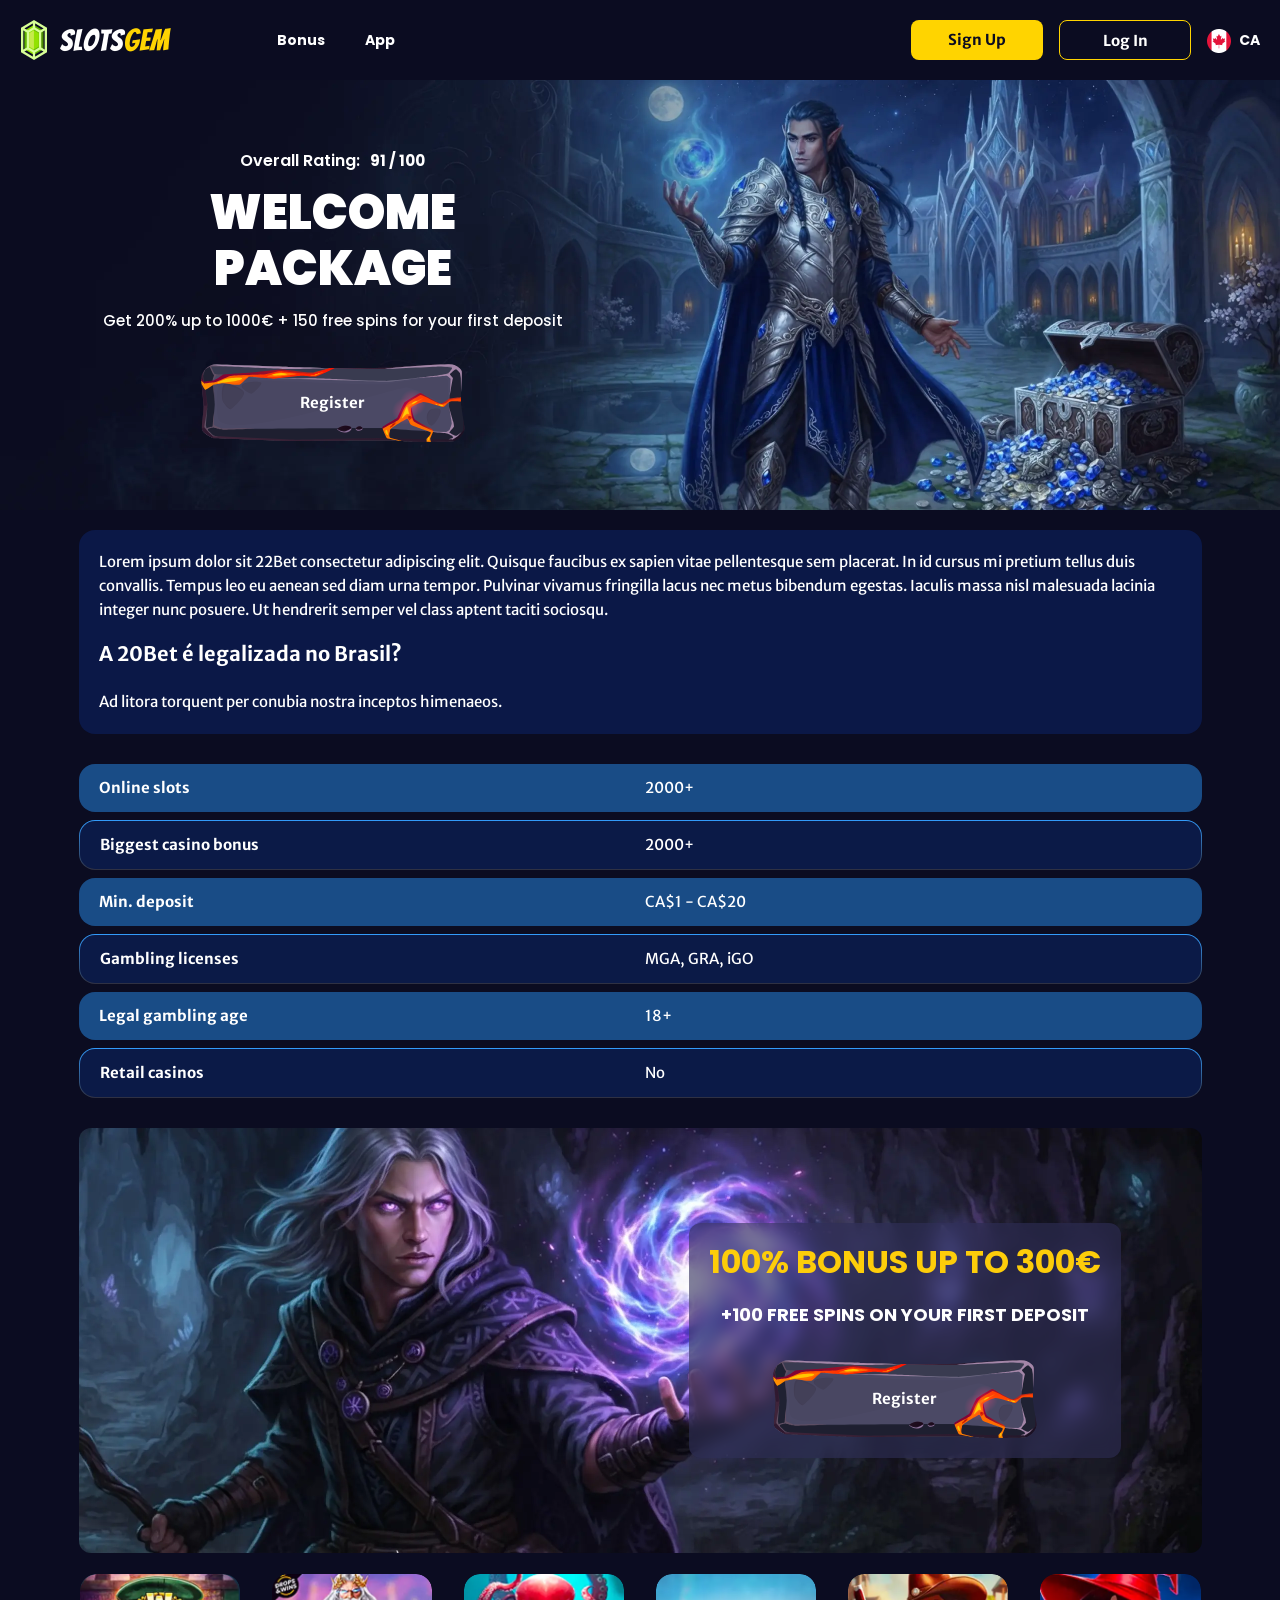
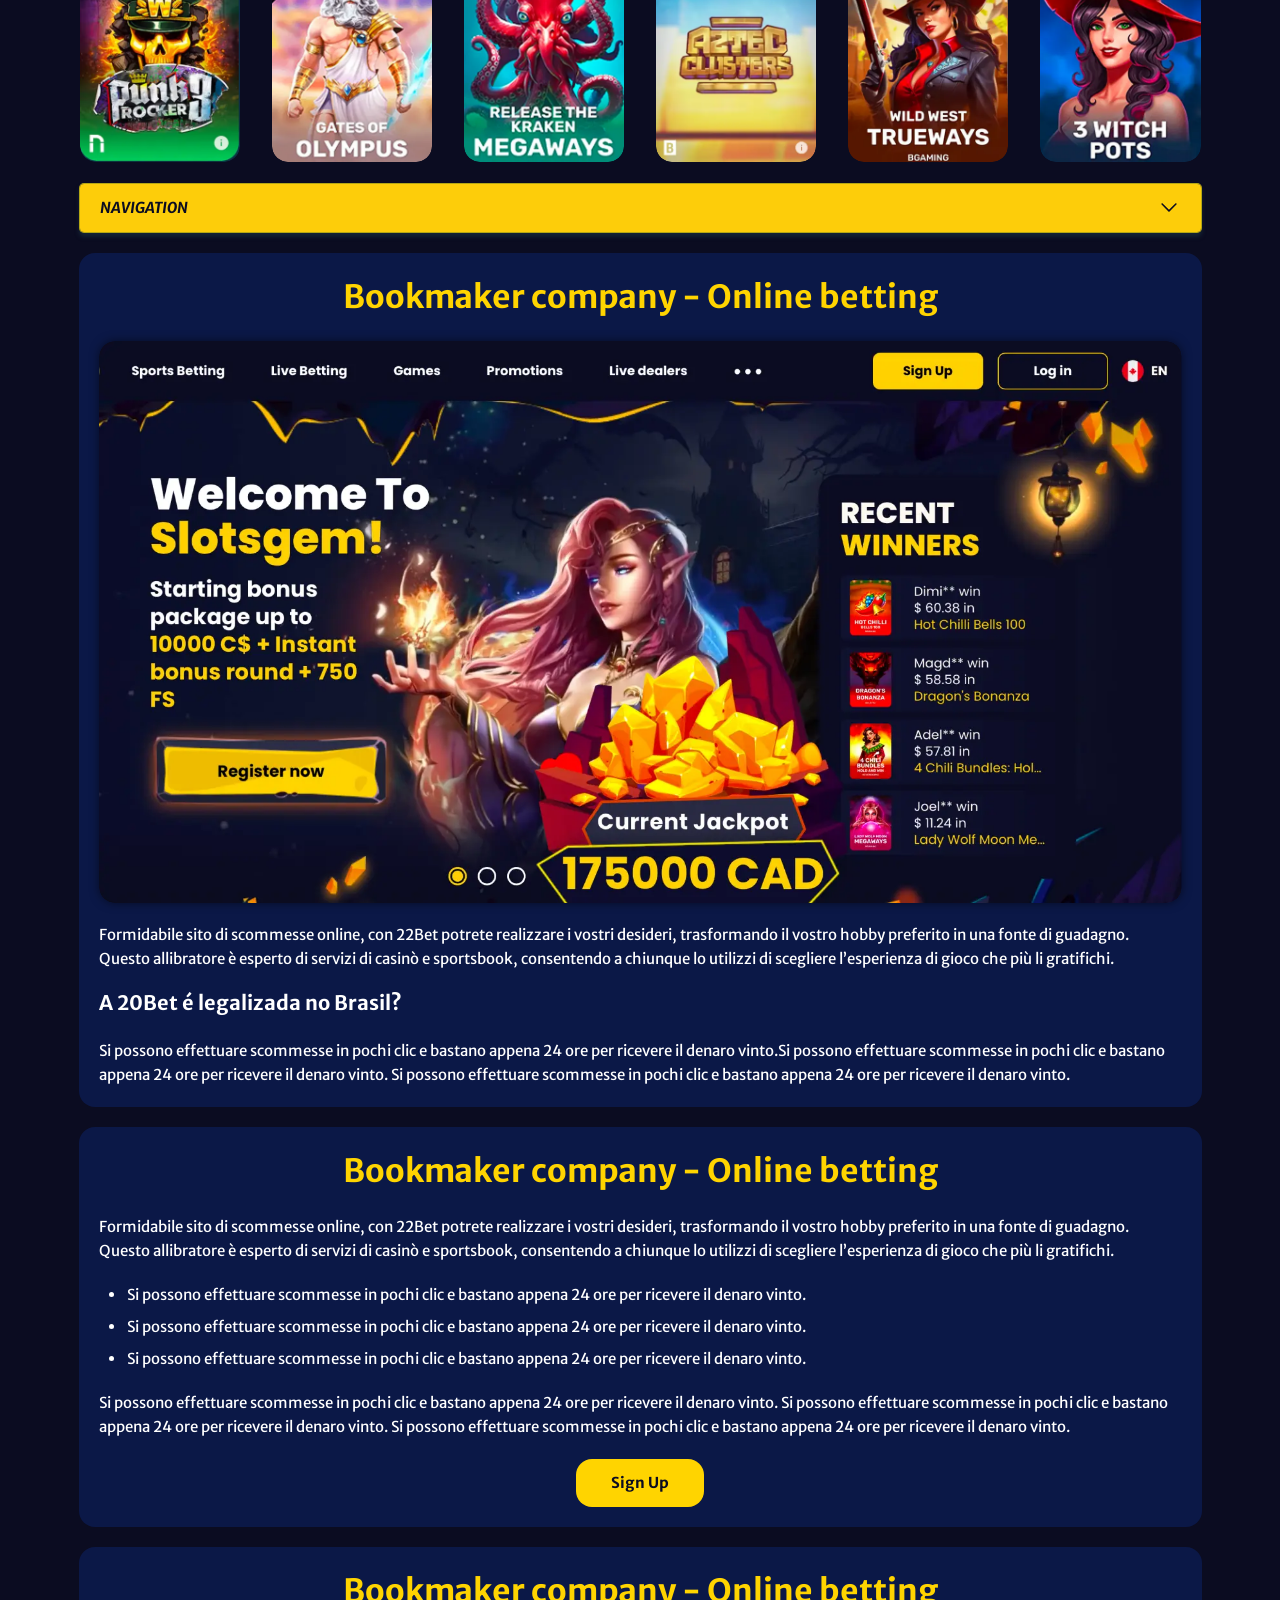
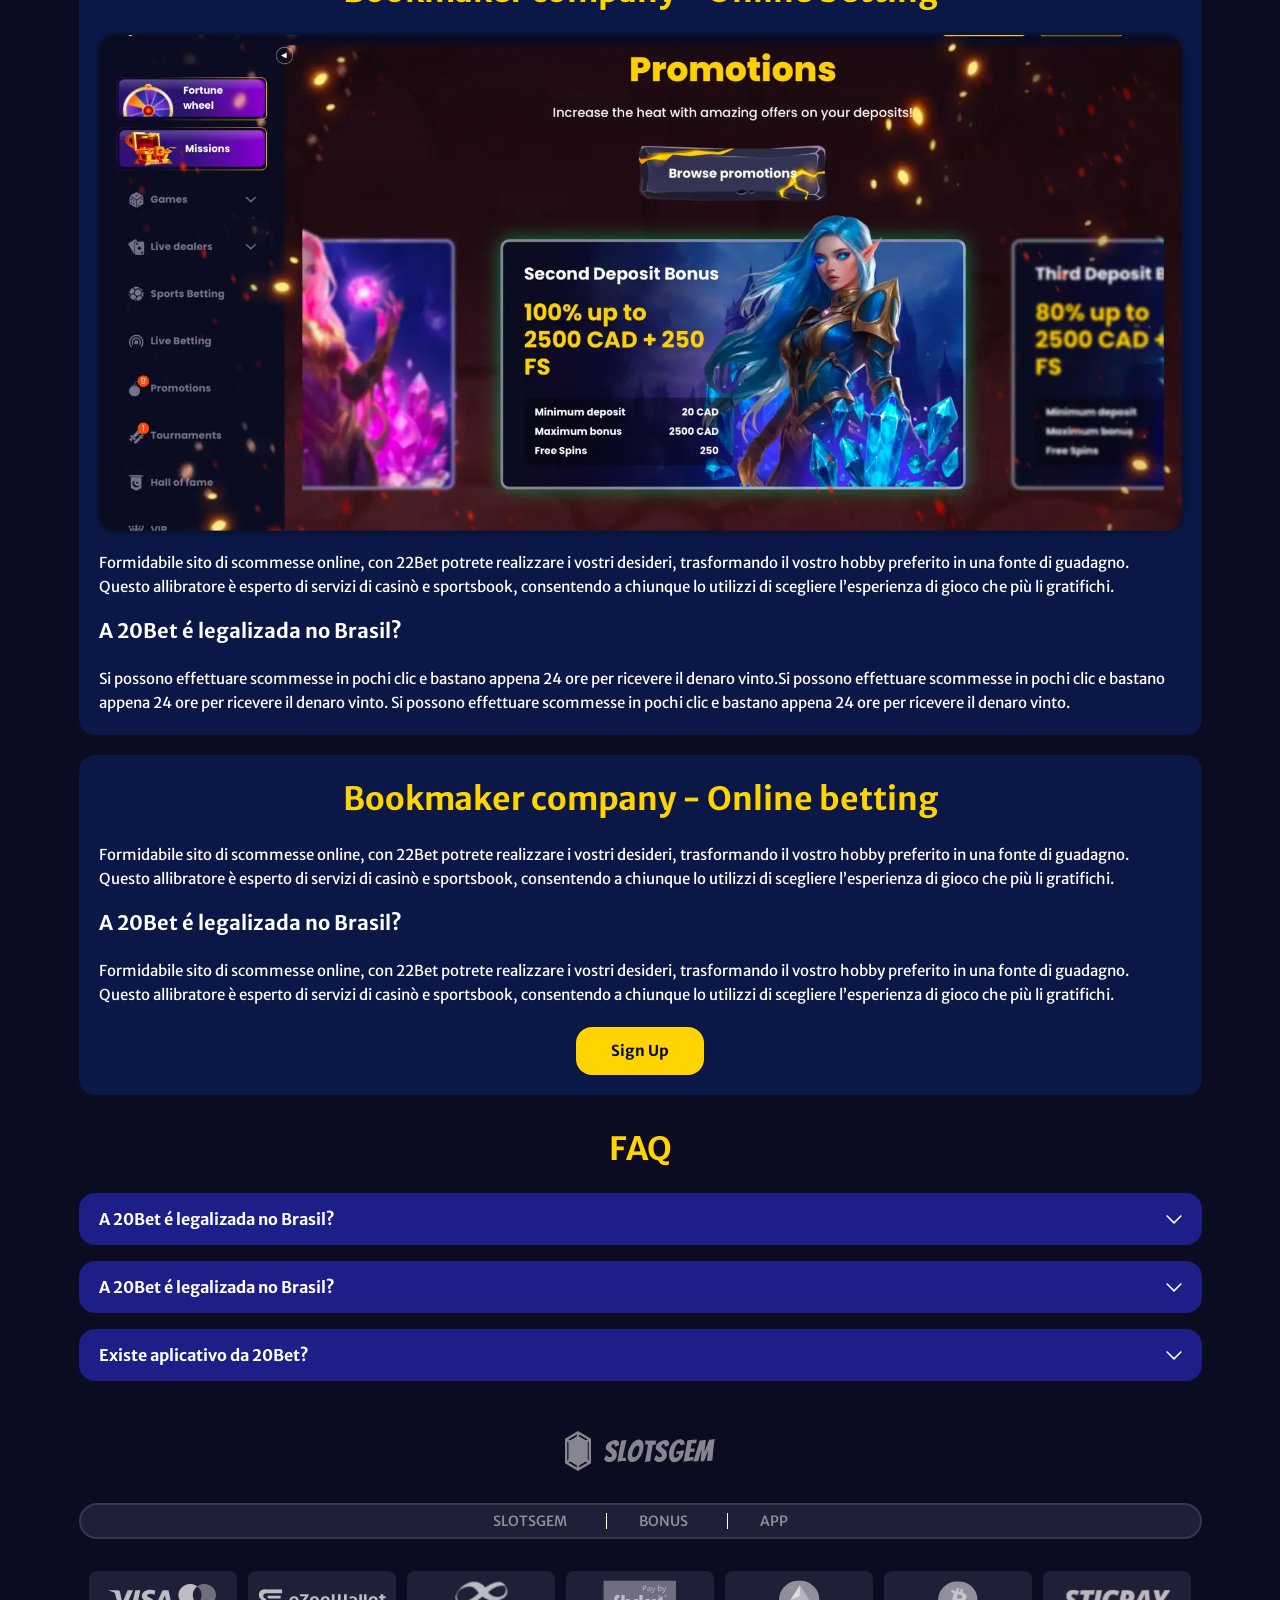
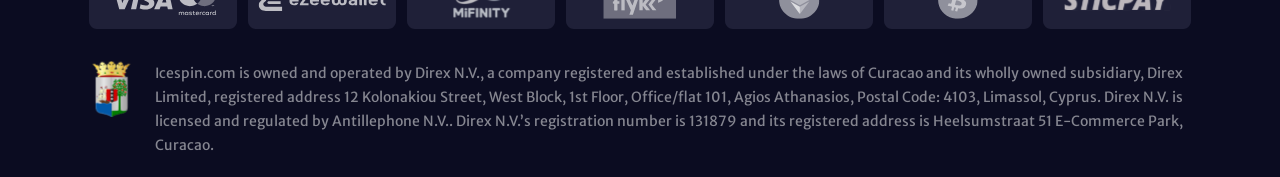
<file: index.html>
<!DOCTYPE html>
<html lang="en">
  <head>
    <meta charset="UTF-8" />
   
    <meta name="viewport" content="width=device-width, initial-scale=1.0" />
    <title>SlotsGem</title>
    <meta name="description" content />
    <meta property="og:site_name" content />
    <meta property="og:title" content />
    <meta property="og:type" content="website" />
    <meta property="og:url" content />
    <meta property="og:image" content />
    <meta property="og:image:alt" content />
    <meta property="og:locale" content="en" />
    <meta property="og:description" content />
    <link rel="preconnect" href="https://fonts.googleapis.com" />
    <link rel="preconnect" href="https://fonts.gstatic.com" crossorigin="anonymous" />
 <link href="https://fonts.googleapis.com/css2?family=Merriweather+Sans:wght@100;200;300;400;500;600;700;800;900&display=swap" rel="stylesheet"><link rel="stylesheet" href="./css/reset.css" />
     <link href="https://fonts.googleapis.com/css2?family=Poppins:wght@100;200;300;400;500;600;700;800;900&display=swap" rel="stylesheet">

 <link rel="stylesheet" href="./css/main.css" />
    <link rel="stylesheet" href="./css/media.css"/>
    <link rel="icon" href="./images/Group.svg" type="image/x-icon"/>
    <script
    src="https://code.jquery.com/jquery-3.6.1.min.js"
    integrity="sha256-o88AwQnZB+VDvE9tvIXrMQaPlFFSUTR+nldQm1LuPXQ="
    crossorigin="anonymous"
  ></script>
  </head>
  <body>
    <header class="header">
      <section class="content header__content">
        <a href="./index.html" class="logo header__logo"
          ><img src="./images/logo.png" alt="logo" title
        /></a>
        <button class="header__btn-menu" >
          <svg width="16px" height="16px" viewBox="0 0 16 16" xmlns="http://www.w3.org/2000/svg">
              <rect y="0" width="16" height="3" rx="1.5"></rect>
              <rect y="6.5" width="16" height="3" rx="1.5"></rect>
              <rect y="13" width="16" height="3" rx="1.5"></rect>
            </svg>
        </button>

          <nav class="menu header__menu">
            <ul class="header__menu-list">
                
              <li class="" >
            
                <a href="./bonus.html" >
                <span>Bonus</span>
              </a>
            
              </a>
            </li>
              <li>
                <a href="./app.html">
                 App
                </a>
              </li>
              
             
            </ul>
            <div class="header__button header__button-menu " >
              <a href="#" class="button  button__login-menu">Sign Up</a>
              <a href="#" class="button button__menu">Log In</a>
            </div>
           
          </nav>
            <a href="#" class="button button__login">Sign Up</a>
            <a href="#" class="button button__singup">Log In</a>
           
            <a href="#" class="header__flag">
                <span><img src="./images/flag.png" alt="flag" title /></span>
              <span>ca</span>
              </a>
      </section>
    </header>
     <main class="main home main-page">
        <section class=" hero hero__page">
           
            <div class="background">
              <img src="./images/main/bg-main.webp" alt="hero" title />
              
            </div>
            <div class="hero__wrapper">
              <div class="hero__data">
                <div class="hero__rating" >
                  <p>Overall Rating:</p>
                 
                  <span >
                    <span >91</span>
                  <span>/</span> 
                  <span >100</span>
                  
                  </span>
                </div>
                <h1 class="title general hero__title">
               Welcome package
                </h1>
                <p class="hero__text">Get 200% up to 1000€
+ 150 free spins for your first deposit</p>
                <a href="#" class="button  hero__button">Register</a>
               
              </div>
             
            </div>
          </section>
      <section class="main__wrap main__wrap-page">
       
       <section class="content__wrapper content__wrapper-page">

         
        
       
          <section class="content article article__content">
            <p>
             Lorem ipsum dolor sit 22Bet consectetur adipiscing elit. Quisque faucibus ex sapien vitae pellentesque sem placerat. In id cursus mi pretium tellus duis convallis. Tempus leo eu aenean sed diam urna tempor. Pulvinar vivamus fringilla lacus nec metus bibendum egestas. Iaculis massa nisl malesuada lacinia integer nunc posuere. Ut hendrerit semper vel class aptent taciti sociosqu.
            </p>
            <h2>A 20Bet é legalizada no Brasil?</h2>
            <p>
             Ad litora torquent per conubia nostra inceptos himenaeos.
            </p>
          </section>
      <section class="content features">
           
              <table class="features__table">
               <tbody class="features__group">
                 
                   <tr>
                   <td>Online slots</td>
                   <td>2000+</td>
                  </tr>
                  <tr>
                   <td>Biggest casino bonus</td>
                   <td>2000+</td>
                  </tr>
                  <tr>
                   <td>Min. deposit</td>
                   <td>CA$1 - CA$20</td>
                  </tr>
              
                     <tr>
                     <td>Gambling licenses</td>
                     <td>MGA, GRA, iGO</td>
                   </tr>
                   <tr>
                     <td>Legal gambling age</td>
                     <td>18+</td>
                   </tr>
                   <tr>
                     <td>Retail casinos</td>
                     <td>No</td>
                   </tr>
                
               </tbody>
             </table>
            
         
           </section>  

        
             
             <section class="content banner banner-main">
            <div class="background ">
              
              <img src="./images/main/banner-main.webp" alt="banner" title />
              
            </div>
            <div class="banner__info">
              
              <h2 class="title high banner__title-main">
                  
             100% BONUS UP TO 300€
              </h2>
            <p class="banner__subtitle">+100 free spins on your first deposit</p>
              <a href="#" class="button banner__button">Register</a>
            </div>
          </section>
          
           <section class="content casino">
           
              <ul class="casino__list ">
                <li class="casino__item">
                    <a href="#"><div class="casino__wrapper">
                      <img class="casino__img" src="./images/main/card-main1.webp" alt="" title>
                    <div class="casino__hover casino__hover-live">
                        
                        <div class="casino-box">
                            
                        <span  class="button  casino__buttons">play</span>
                        </div>
                    </div>
                    </div>
                    </a>
                </li>
                <li class="casino__item">
                  <a href="#"><div class="casino__wrapper">
                      <img class="casino__img" src="./images/main/card-main2.webp" alt="" title>
                    <div class="casino__hover casino__hover-live">
                        
                        <div class="casino-box">
                            
                        <span  class="button  casino__buttons">play</span>
                        </div>
                    </div>
                    </div>
                    </a>
              </li>
              <li class="casino__item">
              <a href="#"><div class="casino__wrapper">
                      <img class="casino__img" src="./images/main/card-main3.webp" alt="" title>
                    <div class="casino__hover casino__hover-live">
                        
                        <div class="casino-box">
                            
                        <span  class="button  casino__buttons">play</span>
                        </div>
                    </div>
                    </div>
                    </a>
            </li>
             <li class="casino__item">
                <a href="#"><div class="casino__wrapper">
                      <img class="casino__img" src="./images/main/card-main4.webp" alt="" title>
                    <div class="casino__hover casino__hover-live">
                        
                        <div class="casino-box">
                            
                        <span  class="button  casino__buttons">play</span>
                        </div>
                    </div>
                    </div>
                    </a>
            </li>
             <li class="casino__item">
                <a href="#"><div class="casino__wrapper">
                      <img class="casino__img" src="./images/main/card-main5.webp" alt="" title>
                    <div class="casino__hover casino__hover-live">
                        
                        <div class="casino-box">
                            
                        <span  class="button  casino__buttons">play</span>
                        </div>
                    </div>
                    </div>
                    </a>
            </li>
             <li class="casino__item">
                <a href="#"><div class="casino__wrapper">
                      <img class="casino__img" src="./images/main/card-main6.webp" alt="" title>
                    <div class="casino__hover casino__hover-live">
                        
                        <div class="casino-box">
                            
                        <span  class="button  casino__buttons">play</span>
                        </div>
                    </div>
                    </div>
                    </a>
            </li>
        

              </ul>
         </section>
           <section class="content menu-review__content">
              

            
                <div class="menu__review-desk menu__review-content">Navigation</div>
                <ul class="menu__review menu__review-list">
                  <li><a href="#">Lorem ipsum dolor sit</a></li>
                    <li><a href="#">Amet consectetur adipiscing</a></li>
                      <li><a href="#">Quisque faucibus ex sapien vitae</a></li>
                        <li><a href="#">Ut hendrerit sempero</a></li>
                          <li><a href="#">Pulvinar vivamus fringilla</a></li>
                           <li><a href="#">Ad litora torquent per conubia</a></li>
                         
                          
                </ul>
             
          
          </section>
          <section class="content article">
            <h2 class="title high article__title">Bookmaker company - Online betting</h2>
             <div class="images">
              <img src="./images/main/image1-main.webp" alt="banner" title />
            </div>
            <p>
             Formidabile sito di scommesse online, con 22Bet potrete realizzare i vostri desideri, trasformando il vostro hobby preferito in una fonte di guadagno. Questo allibratore è esperto di servizi di casinò e sportsbook, consentendo a chiunque lo utilizzi di scegliere l’esperienza di gioco che più li gratifichi.
            </p>
            <h3>A 20Bet é legalizada no Brasil?</h3>
            <p>
             Si possono effettuare scommesse in pochi clic e bastano appena 24 ore per ricevere il denaro vinto.Si possono effettuare scommesse in pochi clic e bastano appena 24 ore per ricevere il denaro vinto. Si possono effettuare scommesse in pochi clic e bastano appena 24 ore per ricevere il denaro vinto.
            </p>
          </section>
           <section class="content article">
            <h2 class="title high article__title">Bookmaker company - Online betting</h2>
            
            <p>
             Formidabile sito di scommesse online, con 22Bet potrete realizzare i vostri desideri, trasformando il vostro hobby preferito in una fonte di guadagno. Questo allibratore è esperto di servizi di casinò e sportsbook, consentendo a chiunque lo utilizzi di scegliere l’esperienza di gioco che più li gratifichi.
            </p>
           
           <ul>
              <li>Si possono effettuare scommesse in pochi clic e bastano appena 24 ore per ricevere il denaro vinto.</li>
              <li>Si possono effettuare scommesse in pochi clic e bastano appena 24 ore per ricevere il denaro vinto.</li>
              <li>Si possono effettuare scommesse in pochi clic e bastano appena 24 ore per ricevere il denaro vinto.</li>
            </ul>
            <p>Si possono effettuare scommesse in pochi clic e bastano appena 24 ore per ricevere il denaro vinto. Si possono effettuare scommesse in pochi clic e bastano appena 24 ore per ricevere il denaro vinto. Si possono effettuare scommesse in pochi clic e bastano appena 24 ore per ricevere il denaro vinto.</p>
         <a href="#" class="button">Sign Up</a>
          </section>
           <section class="content article">
            <h2 class="title high article__title">Bookmaker company - Online betting</h2>
             <div class="images">
              <img src="./images/main/image2-main.webp" alt="banner" title />
            </div>
            <p>
             Formidabile sito di scommesse online, con 22Bet potrete realizzare i vostri desideri, trasformando il vostro hobby preferito in una fonte di guadagno. Questo allibratore è esperto di servizi di casinò e sportsbook, consentendo a chiunque lo utilizzi di scegliere l’esperienza di gioco che più li gratifichi.
            </p>
             <h3>A 20Bet é legalizada no Brasil?</h3>
            <p>
             Si possono effettuare scommesse in pochi clic e bastano appena 24 ore per ricevere il denaro vinto.Si possono effettuare scommesse in pochi clic e bastano appena 24 ore per ricevere il denaro vinto. Si possono effettuare scommesse in pochi clic e bastano appena 24 ore per ricevere il denaro vinto.
            </p>
             </section>
           <section class="content article">
            <h2 class="title high article__title">Bookmaker company - Online betting</h2>
            <p>Formidabile sito di scommesse online, con 22Bet potrete realizzare i vostri desideri, trasformando il vostro hobby preferito in una fonte di guadagno. Questo allibratore è esperto di servizi di casinò e sportsbook, consentendo a chiunque lo utilizzi di scegliere l’esperienza di gioco che più li gratifichi.</p>
            <h3>A 20Bet é legalizada no Brasil?</h3>
            <p>Formidabile sito di scommesse online, con 22Bet potrete realizzare i vostri desideri, trasformando il vostro hobby preferito in una fonte di guadagno. Questo allibratore è esperto di servizi di casinò e sportsbook, consentendo a chiunque lo utilizzi di scegliere l’esperienza di gioco che più li gratifichi.</p>
           <a href="#" class="button">Sign Up</a>
          </section>

          <section class="content faq">
            <h2 class="title high faq__title">FAQ</h2>
            <ol class="faq__list " >
              <li class="faq__item"  >
                <h3 class="title medium faq__subtitle js-button-expander js-button-expander--faq"  >A 20Bet é legalizada no Brasil?
                 </h3>
                <div  class="faq__answer js-expand-content js-expand-content--faq" >
                  <p  >
                    Sim, a casa de apostas tem licença emitida por Curaçao, que é reconhecida no Brasil e a permite atuar por aqui.
                  </p>
                </div>
              </li>
              <li class="faq__item"  >
                <h3 class="title medium faq__subtitle js-button-expander js-button-expander--faq"  >A 20Bet é legalizada no Brasil?</h3>
                <div class="faq__answer js-expand-content js-expand-content--faq" >
                  <p  >
                    Sim, a casa de apostas tem licença emitida por Curaçao, que é reconhecida no Brasil e a permite atuar por aqui.
                  </p>
                </div>
              </li> 
              <li class="faq__item"  >
                <h3 class="title medium faq__subtitle js-button-expander js-button-expander--faq"  >Existe aplicativo da 20Bet?</h3>
                <div class="faq__answer js-expand-content js-expand-content--faq" >
                  <p  >
                   Sim, disponível para sistemas operacionais iOS e Android.
                  </p>
                </div>
              </li> 
             
            </ol>
          </section>
          
        </section> 
      
        <div class=""  onclick="scrollToTop()">
          <button class="main__arrow" id="scrollToTopBtn"></button>
        </div> 
        
      </section>
    </main> 
   <footer class="footer">
      <section class="content footer__content">
        <a href="#" class="logo footer__logo"
          ><img src="./images/footer-logo.svg" alt="logo" title
        /></a>
        <ul class="footer__menu">
          <li><a href="/">SLOTSGEM</a></li>
          <li><a href="./bonus.html">BONUS</a></li>
          <li><a href="./app.html">app</a></li>
          
        </ul>
        <ul class="footer__cards">
          <li>
            <a href="#"><img src="./images/footer-img1.svg" alt="cards" title /></a>
          </li>
          <li>
            <a href="#"><img src="./images/footer-img2.svg" alt="cards" title /></a>
          </li>
          <li>
            <a href="#"
              ><img src="./images/footer-img3.svg" alt="cards" title
            /></a>
          </li>
          <li>
            <a href="#"><img src="./images/footer-img4.svg" alt="cards" title /></a>
          </li>
          <li>
            <a href="#"><img src="./images/footer-img5.svg" alt="cards" title /></a>
          </li>
          <li>
            <a href="#"><img src="./images/footer-img6.svg" alt="cards" title /></a>
          </li>
          <li>
            <a href="#"><img src="./images/footer-img7.svg" alt="cards" title /></a>
          </li>
        </ul>
        <div class="footer__wrap">
          <img src="./images/footer-img.svg" alt="logo" title />
          <p>
            Icespin.com is owned and operated by Direx N.V., a company
            registered and established under the laws of Curacao and its wholly
            owned subsidiary, Direx Limited, registered address 12 Kolonakiou
            Street, West Block, 1st Floor, Office/flat 101, Agios Athanasios,
            Postal Code: 4103, Limassol, Cyprus. Direx N.V. is licensed and
            regulated by Antillephone N.V.. Direx N.V.’s registration number is
            131879 and its registered address is Heelsumstraat 51 E-Commerce
            Park, Curacao.
          </p>
        </div>
      </section>
    </footer>
    <script src="./js/arrowUp.js" defer></script>
    <script src="./js/sidebar.js" defer></script>
    <script src="./js/expander.js" defer></script>
    <script src="./js/mobile-menu.js" defer></script>
    <!-- <script src="./js/clock.js" defer></script> -->
  </body>
</html>
</file>
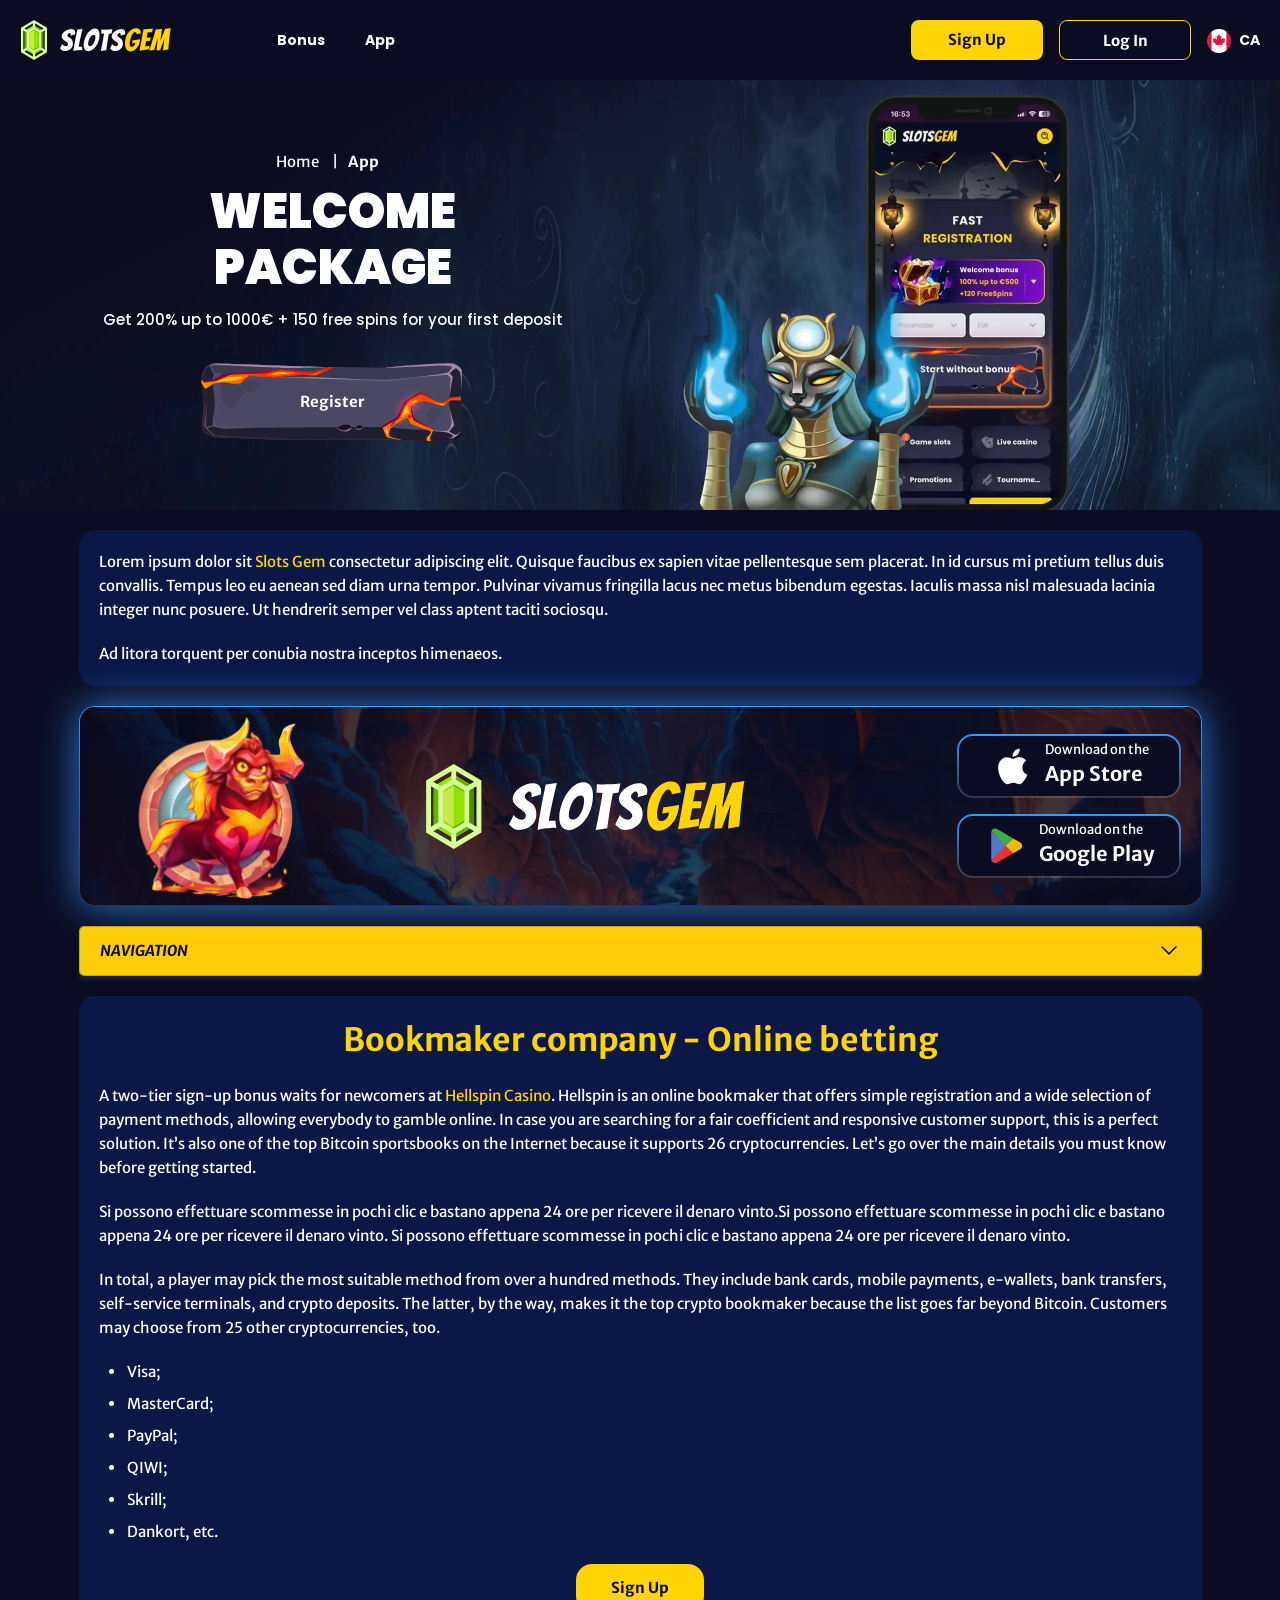
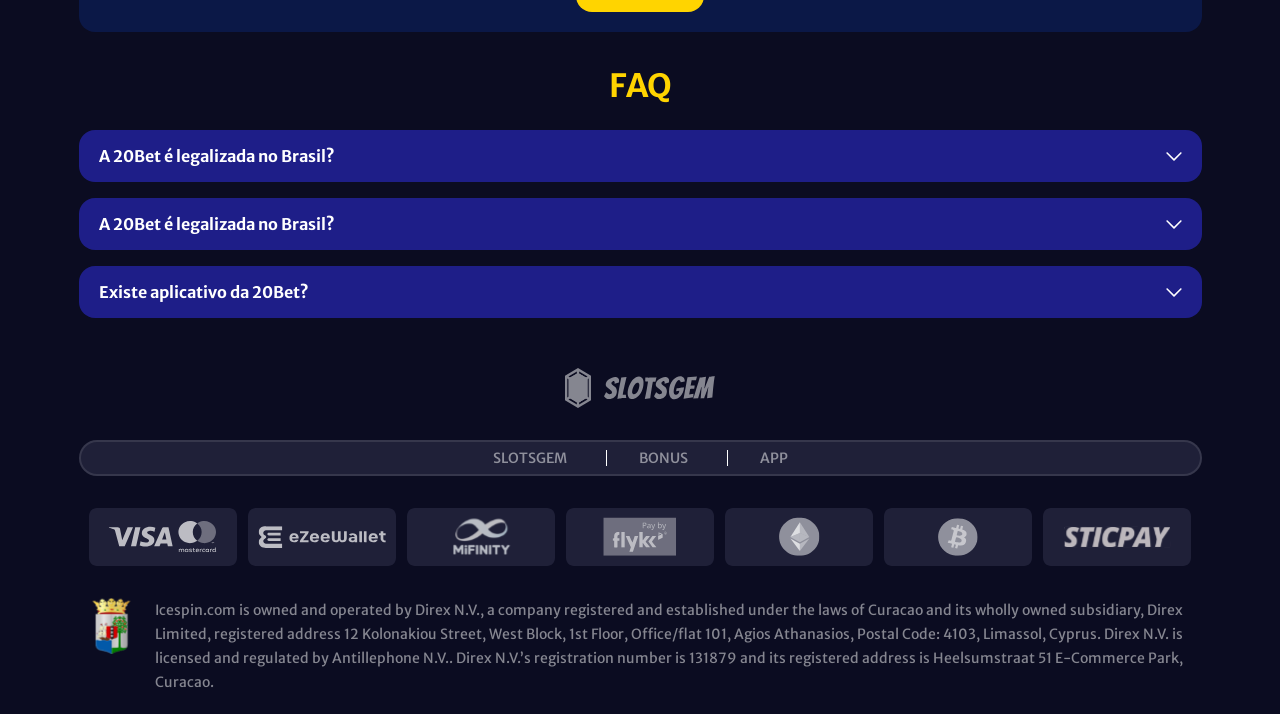
<file: app.html>
<!DOCTYPE html>
<html lang="en">
  <head>
    <meta charset="UTF-8" />
   
    <meta name="viewport" content="width=device-width, initial-scale=1.0" />
    <title>SlotsGem</title>
    <meta name="description" content />
    <meta property="og:site_name" content />
    <meta property="og:title" content />
    <meta property="og:type" content="website" />
    <meta property="og:url" content />
    <meta property="og:image" content />
    <meta property="og:image:alt" content />
    <meta property="og:locale" content="en" />
    <meta property="og:description" content />
    <link rel="preconnect" href="https://fonts.googleapis.com" />
    <link rel="preconnect" href="https://fonts.gstatic.com" crossorigin="anonymous" />
 <link href="https://fonts.googleapis.com/css2?family=Merriweather+Sans:wght@100;200;300;400;500;600;700;800;900&display=swap" rel="stylesheet">
      <link href="https://fonts.googleapis.com/css2?family=Poppins:wght@100;200;300;400;500;600;700;800;900&display=swap" rel="stylesheet">

 <link rel="stylesheet" href="./css/reset.css" />
    <link rel="stylesheet" href="./css/main.css" />
    <link rel="stylesheet" href="./css/media.css"/>
    <link rel="icon" href="./images/Group.svg" type="image/x-icon"/>
    <script
    src="https://code.jquery.com/jquery-3.6.1.min.js"
    integrity="sha256-o88AwQnZB+VDvE9tvIXrMQaPlFFSUTR+nldQm1LuPXQ="
    crossorigin="anonymous"
  ></script>
  </head>
  <body>
    <header class="header">
      <section class="content header__content">
        <a href="./index.html" class="logo header__logo"
          ><img src="./images/logo.png" alt="logo" title
        /></a>
        <button class="header__btn-menu" >
          <svg width="16px" height="16px" viewBox="0 0 16 16" xmlns="http://www.w3.org/2000/svg">
              <rect y="0" width="16" height="3" rx="1.5"></rect>
              <rect y="6.5" width="16" height="3" rx="1.5"></rect>
              <rect y="13" width="16" height="3" rx="1.5"></rect>
            </svg>
        </button>

          <nav class="menu header__menu">
           <ul class="header__menu-list">
                
              <li class="" >
            
                <a href="./bonus.html" >
                <span>Bonus</span>
              </a>
            
              </a>
            </li>
              <li>
                <a href="./app.html">
                 App
                </a>
              </li>
              
             
            </ul>
            <div class="header__button header__button-menu " >
              <a href="#" class="button  button__login-menu">Sign Up</a>
              <a href="#" class="button button__menu">Log In</a>
            </div>
           
          </nav>
            <a href="#" class="button button__login">Sign Up</a>
            <a href="#" class="button button__singup">Log In</a>
           
            <a href="#" class="header__flag">
                <span><img src="./images/flag.png" alt="flag" title /></span>
                <span>ca</span>
              </a>
      </section>
    </header>
     <main class="main home main-page">
        <section class=" hero hero__page">
           
            <div class="background background-pageApp">
              <img src="./images/app/bg-app.webp" alt="hero" title />
              
            </div>
            <div class="hero__wrapper hero__wrapper-page">
              <div class="hero__data hero__data-bonus">
                <ul
                class="breadcrumbs "
                
              >
                <li
                  
                >
                  <a href="#" >
                    <span >Home</span></a
                  >
                 
                </li>
                <li
                  
                >
                  <a href="/" > <span >App</span></a>
                 
                </li>
              </ul>
                <h1 class="title general hero__title">
               Welcome package
                </h1>
                <p class="hero__text">Get 200% up to 1000€
+ 150 free spins for your first deposit</p>
                 <a href="#" class="button  hero__button">Register</a>
               
              </div>
             
            </div>
          </section>
      <section class="main__wrap main__wrap-page">
       
       <section class="content__wrapper content__wrapper-page">
 <section class="content article">
            <p>
             Lorem ipsum dolor sit <a href="#">Slots Gem</a> consectetur adipiscing elit. Quisque faucibus ex sapien vitae pellentesque sem placerat. In id cursus mi pretium tellus duis convallis. Tempus leo eu aenean sed diam urna tempor. Pulvinar vivamus fringilla lacus nec metus bibendum egestas. Iaculis massa nisl malesuada lacinia integer nunc posuere. Ut hendrerit semper vel class aptent taciti sociosqu.
            </p>
            <p>
             Ad litora torquent per conubia nostra inceptos himenaeos.
            </p>
          </section>
        
            <section class="content banner banner__app">
          <div class="background banner__background-app">
            <img src="./images/app/banner-app.webp" alt="banner" title />
          </div>
          <div class="banner__content-app">
            <div class="button__wrap-app">
              <a href="#" class="banner__btn banner__btn-app"
                ><img src="./images/app/apple.svg" alt="" title><div>
                  Download on the </br> <span>App Store</span>
                </div>
              </a>
              <a href="#" class="banner__btn banner__btn-google"
                ><img src="./images/app/google.svg" alt="" title><div>Download on the </br> <span>Google Play</span></div></a
              >
            </div>
             <a href="#" class="logo banner__logo"
              ><img src="./images/app/logo-app.svg" alt="logo" title=""
            /></a>
          </div>
        </section>
           <section class="content menu-review__content">
              

            
                <div class="menu__review-desk menu__review-content">Navigation</div>
                <ul class="menu__review menu__review-list">
                  <li><a href="#">Lorem ipsum dolor sit</a></li>
                    <li><a href="#">Amet consectetur adipiscing</a></li>
                      <li><a href="#">Quisque faucibus ex sapien vitae</a></li>
                        <li><a href="#">Ut hendrerit sempero</a></li>
                          <li><a href="#">Pulvinar vivamus fringilla</a></li>
                           <li><a href="#">Ad litora torquent per conubia</a></li>
                         
                          
                </ul>
             
          
          </section>
            <section class="content article">
            <h2 class="title high article__title">Bookmaker company - Online betting</h2>
            
            <p>
           A two-tier sign-up bonus waits for newcomers at <a href="#">Hellspin Casino</a>. Hellspin is an online bookmaker that offers simple registration and a wide selection of payment methods, allowing everybody to gamble online. In case you are searching for a fair coefficient and responsive customer support, this is a perfect solution. It’s also one of the top Bitcoin sportsbooks on the Internet because it supports 26 cryptocurrencies. Let’s go over the main details you must know before getting started.   </p>
            <p>
             Si possono effettuare scommesse in pochi clic e bastano appena 24 ore per ricevere il denaro vinto.Si possono effettuare scommesse in pochi clic e bastano appena 24 ore per ricevere il denaro vinto. Si possono effettuare scommesse in pochi clic e bastano appena 24 ore per ricevere il denaro vinto.
            </p>
            <p>In total, a player may pick the most suitable method from over a hundred methods. They include bank cards, mobile payments, e-wallets, bank transfers, self-service terminals, and crypto deposits. The latter, by the way, makes it the top crypto bookmaker because the list goes far beyond Bitcoin. Customers may choose from 25 other cryptocurrencies, too.</p>
           <ul>
            <li>Visa;</li>
            <li>MasterCard;</li>
            <li>PayPal;</li>
            <li>QIWI;</li>
            <li>Skrill;</li>
            <li>Dankort, etc.</li>
               </ul>
                <a href="#" class="button">Sign Up</a>
            </section>
           

          <section class="content faq">
            <h2 class="title high faq__title">FAQ</h2>
            <ul class="faq__list " >
              <li class="faq__item"  >
                <h3 class="title medium faq__subtitle js-button-expander js-button-expander--faq"  >A 20Bet é legalizada no Brasil?
                 </h3>
                <div  class="faq__answer js-expand-content js-expand-content--faq" >
                  <p  >
                    Sim, a casa de apostas tem licença emitida por Curaçao, que é reconhecida no Brasil e a permite atuar por aqui.
                  </p>
                </div>
              </li>
              <li class="faq__item"  >
                <h3 class="title medium faq__subtitle js-button-expander js-button-expander--faq"  >A 20Bet é legalizada no Brasil?</h3>
                <div class="faq__answer js-expand-content js-expand-content--faq" >
                  <p  >
                    Sim, a casa de apostas tem licença emitida por Curaçao, que é reconhecida no Brasil e a permite atuar por aqui.
                  </p>
                </div>
              </li> 
              <li class="faq__item"  >
                <h3 class="title medium faq__subtitle js-button-expander js-button-expander--faq"  >Existe aplicativo da 20Bet?</h3>
                <div class="faq__answer js-expand-content js-expand-content--faq" >
                  <p  >
                   Sim, disponível para sistemas operacionais iOS e Android.
                  </p>
                </div>
              </li> 
             
            </ul>
          </section>
          
        </section> 
      
        <div class=""  onclick="scrollToTop()">
          <button class="main__arrow" id="scrollToTopBtn"></button>
        </div> 
        
      </section>
    </main> 
<footer class="footer">
      <section class="content footer__content">
        <a href="#" class="logo footer__logo"
          ><img src="./images/footer-logo.svg" alt="logo" title
        /></a>
        <ul class="footer__menu">
          <li><a href="/">SLOTSGEM</a></li>
          <li><a href="./bonus.html">BONUS</a></li>
          <li><a href="./app.html">app</a></li>
          
        </ul>
        <ul class="footer__cards">
          <li>
            <a href="#"><img src="./images/footer-img1.svg" alt="cards" title /></a>
          </li>
          <li>
            <a href="#"><img src="./images/footer-img2.svg" alt="cards" title /></a>
          </li>
          <li>
            <a href="#"
              ><img src="./images/footer-img3.svg" alt="cards" title
            /></a>
          </li>
          <li>
            <a href="#"><img src="./images/footer-img4.svg" alt="cards" title /></a>
          </li>
          <li>
            <a href="#"><img src="./images/footer-img5.svg" alt="cards" title /></a>
          </li>
          <li>
            <a href="#"><img src="./images/footer-img6.svg" alt="cards" title /></a>
          </li>
          <li>
            <a href="#"><img src="./images/footer-img7.svg" alt="cards" title /></a>
          </li>
        </ul>
        <div class="footer__wrap">
          <img src="./images/footer-img.svg" alt="logo" title />
          <p>
            Icespin.com is owned and operated by Direx N.V., a company
            registered and established under the laws of Curacao and its wholly
            owned subsidiary, Direx Limited, registered address 12 Kolonakiou
            Street, West Block, 1st Floor, Office/flat 101, Agios Athanasios,
            Postal Code: 4103, Limassol, Cyprus. Direx N.V. is licensed and
            regulated by Antillephone N.V.. Direx N.V.’s registration number is
            131879 and its registered address is Heelsumstraat 51 E-Commerce
            Park, Curacao.
          </p>
        </div>
      </section>
    </footer>
    <script src="./js/arrowUp.js" defer></script>
    <script src="./js/sidebar.js" defer></script>
    <script src="./js/expander.js" defer></script>
    <script src="./js/mobile-menu.js" defer></script>
    <!-- <script src="./js/clock.js" defer></script> -->
  </body>
</html>
</file>
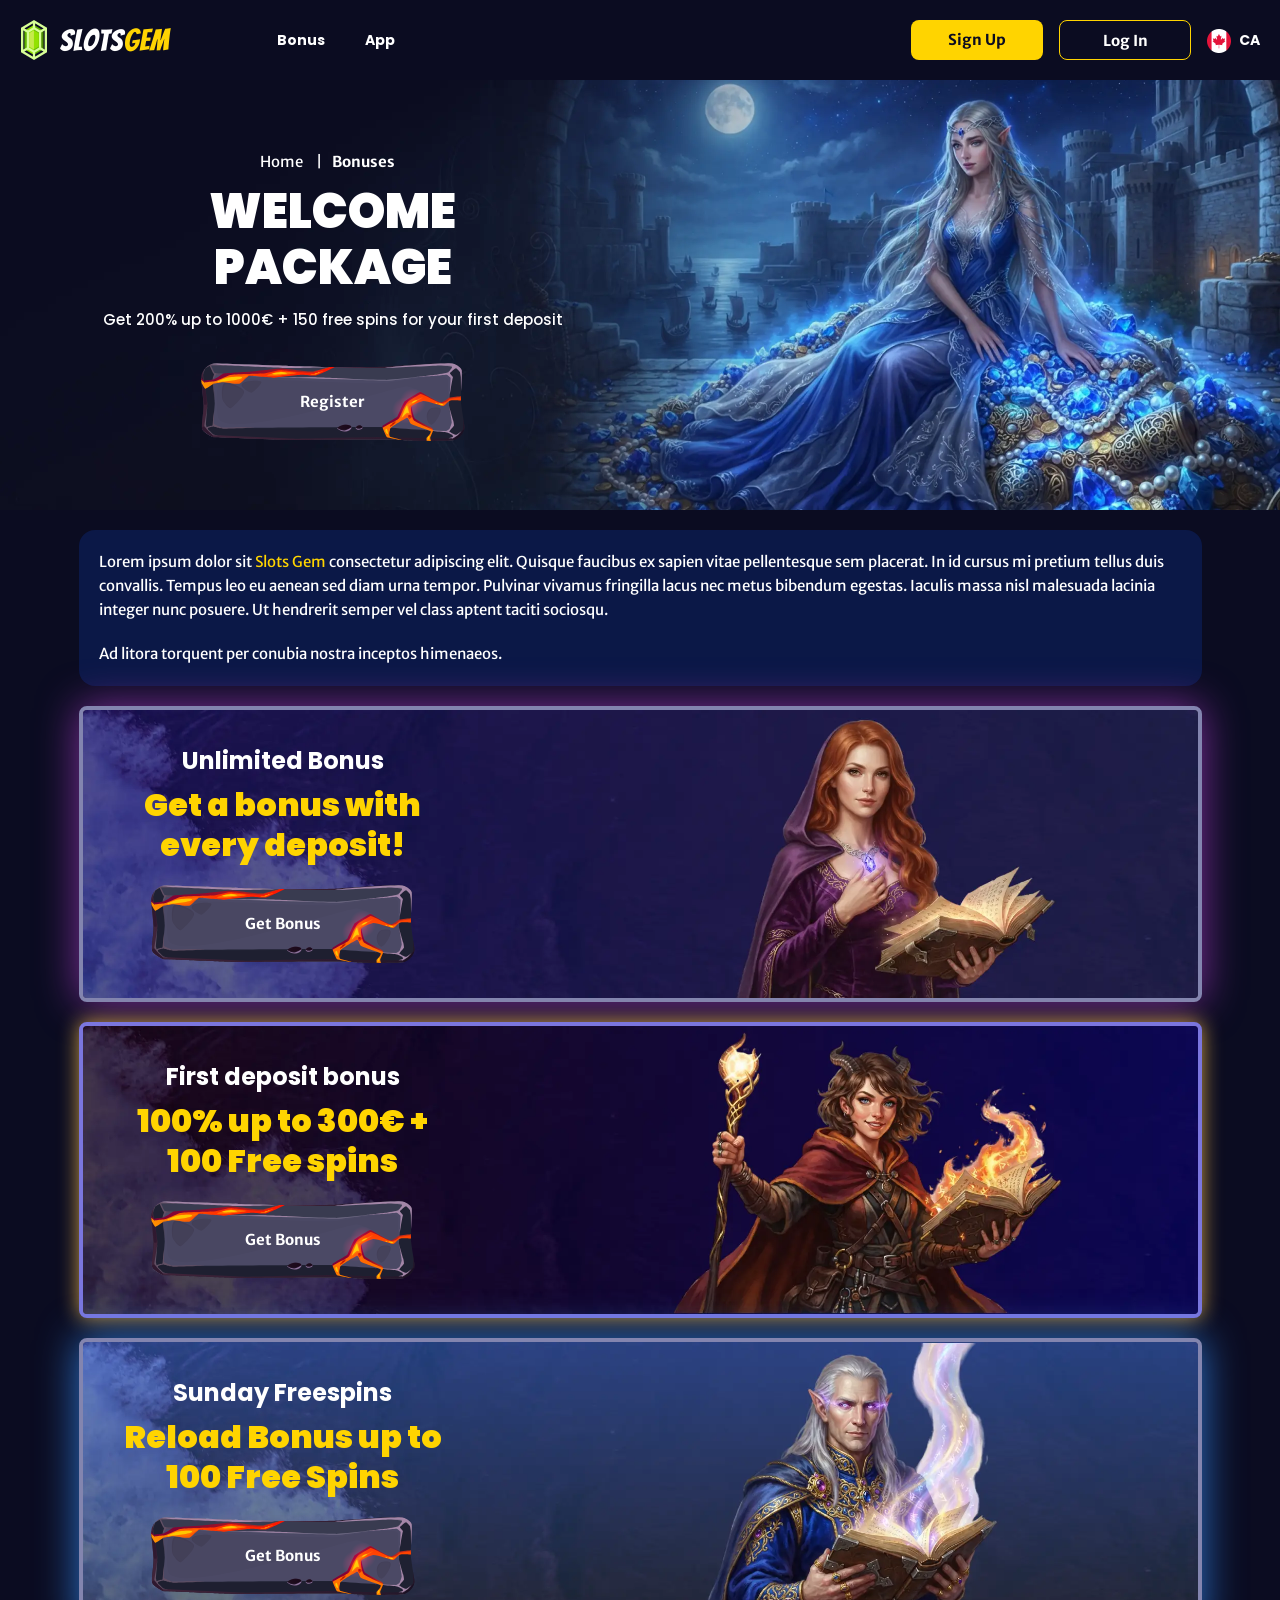
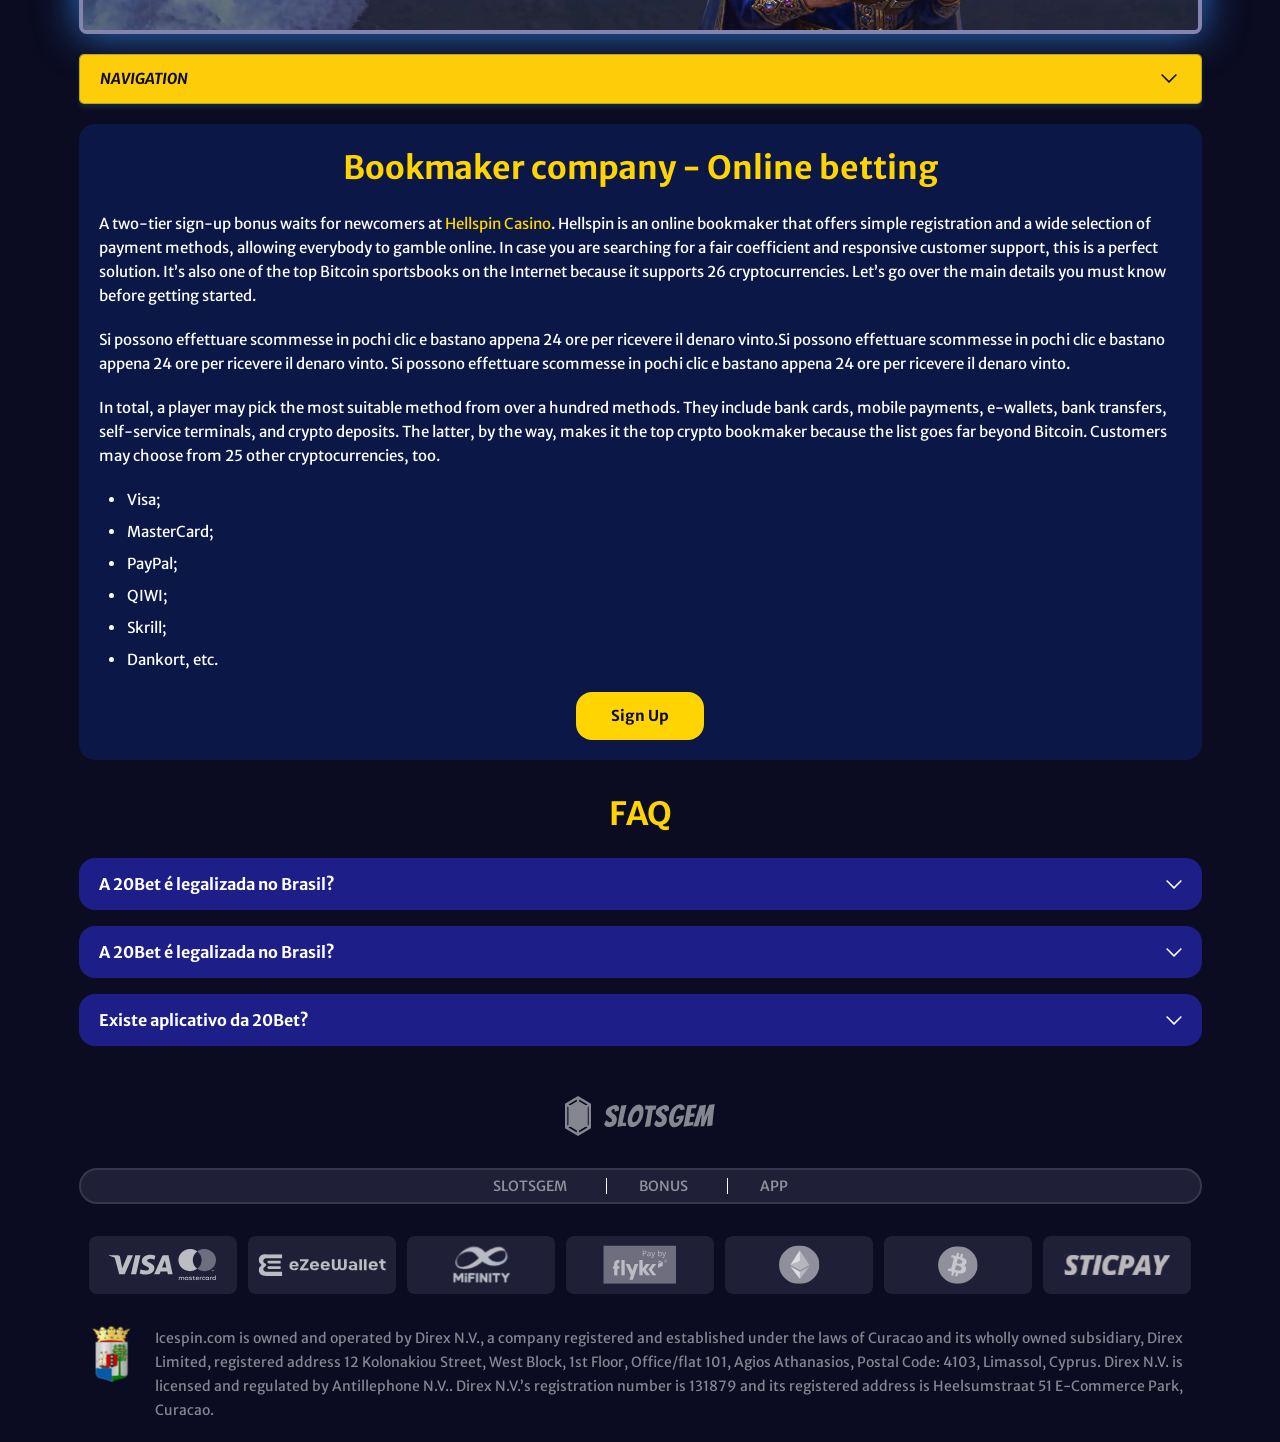
<file: bonus.html>
<!DOCTYPE html>
<html lang="en">
  <head>
    <meta charset="UTF-8" />
   
    <meta name="viewport" content="width=device-width, initial-scale=1.0" />
    <title>SlotsGem</title>
    <meta name="description" content />
    <meta property="og:site_name" content />
    <meta property="og:title" content />
    <meta property="og:type" content="website" />
    <meta property="og:url" content />
    <meta property="og:image" content />
    <meta property="og:image:alt" content />
    <meta property="og:locale" content="en" />
    <meta property="og:description" content />
    <link rel="preconnect" href="https://fonts.googleapis.com" />
    <link rel="preconnect" href="https://fonts.gstatic.com" crossorigin="anonymous" />
   <link href="https://fonts.googleapis.com/css2?family=Merriweather+Sans:wght@100;200;300;400;500;600;700;800;900&display=swap" rel="stylesheet">
     <link href="https://fonts.googleapis.com/css2?family=Poppins:wght@100;200;300;400;500;600;700;800;900&display=swap" rel="stylesheet">

   <link rel="stylesheet" href="./css/reset.css" />
    <link rel="stylesheet" href="./css/main.css" />
    <link rel="stylesheet" href="./css/media.css"/>
    <link rel="icon" href="./images/Group.svg" type="image/x-icon"/>
    <script
    src="https://code.jquery.com/jquery-3.6.1.min.js"
    integrity="sha256-o88AwQnZB+VDvE9tvIXrMQaPlFFSUTR+nldQm1LuPXQ="
    crossorigin="anonymous"
  ></script>
  </head>
  <body>
  <header class="header">
      <section class="content header__content">
        <a href="./index.html" class="logo header__logo"
          ><img src="./images/logo.png" alt="logo" title
        /></a>
        <button class="header__btn-menu" >
          <svg width="16px" height="16px" viewBox="0 0 16 16" xmlns="http://www.w3.org/2000/svg">
              <rect y="0" width="16" height="3" rx="1.5"></rect>
              <rect y="6.5" width="16" height="3" rx="1.5"></rect>
              <rect y="13" width="16" height="3" rx="1.5"></rect>
            </svg>
        </button>

          <nav class="menu header__menu">
        <ul class="header__menu-list">
                
              <li class="" >
            
                <a href="./bonus.html" >
                <span>Bonus</span>
              </a>
            
              </a>
            </li>
              <li>
                <a href="./app.html">
                 App
                </a>
              </li>
              
             
            </ul>
            <div class="header__button header__button-menu " >
              <a href="#" class="button  button__login-menu">Sign Up</a>
              <a href="#" class="button button__menu">Log In</a>
            </div>
           
          </nav>
            <a href="#" class="button button__login">Sign Up</a>
            <a href="#" class="button button__singup">Log In</a>
            
            <a href="#" class="header__flag">
                <span><img src="./images/flag.png" alt="flag" title /></span>
                <span>ca</span>
              </a>
      </section>
    </header>
     <main class="main home main-page">
        <section class=" hero hero__page">
           
            <div class="background background-page">
              <img src="./images/bonus/bg-bonus.webp" alt="hero" title />
              
            </div>
            <div class="hero__wrapper hero__wrapper-page">
              <div class="hero__data hero__data-bonus">
                <ul
                class="breadcrumbs "
                
              >
                <li
                  
                >
                  <a href="/" >
                    <span >Home</span></a
                  >
                 
                </li>
                <li
                  
                >
                  <a href="#" > <span >Bonuses</span></a>
                 
                </li>
              </ul>
                <h1 class="title general hero__title">
               Welcome package
                </h1>
                <p class="hero__text">Get 200% up to 1000€
+ 150 free spins for your first deposit</p>
                <a href="#" class="button  hero__button ">Register</a>
               
              </div>
             
            </div>
          </section>
      <section class="main__wrap main__wrap-page">
       
       <section class="content__wrapper content__wrapper-page">
        <section class="content article">
            <p>
             Lorem ipsum dolor sit <a href="#">Slots Gem</a> consectetur adipiscing elit. Quisque faucibus ex sapien vitae pellentesque sem placerat. In id cursus mi pretium tellus duis convallis. Tempus leo eu aenean sed diam urna tempor. Pulvinar vivamus fringilla lacus nec metus bibendum egestas. Iaculis massa nisl malesuada lacinia integer nunc posuere. Ut hendrerit semper vel class aptent taciti sociosqu.
            </p>
            <p>
             Ad litora torquent per conubia nostra inceptos himenaeos.
            </p>
          </section>
        
            <section class="content bonuses">
            <ul class="bonuses__list">
               <li class="  bonuses__item">
                 
                 <div class="images__wrap">
                   <div class="background bonuses__img">
                     <img src="./images/bonus/banner-bonus1.webp" alt="" title="">
                  </div>
                  <div class="bonuses__desc">
                     <div class="wrap">
                        <p class="bonuses__subtitle">Unlimited Bonus</p>
                        <h2 class="title high bonuses__title">Get a bonus with every deposit!</h2>
                       
                     </div>
                     <div class="bonuses__buttons">
                      <a href="#" class="button bonuses__button">Get  Bonus</a>
                      
                   </div>
                  </div>
                 </div>
                  
               </li>
               <li class="bonuses__item">
                 <div class="images__wrap">
                  <div class="background bonuses__img">
                     <img src="./images/bonus/banner-bonus2.webp" alt="" title="">
                  </div>
               <div class="bonuses__desc">
                     <div class="wrap">
                        <p class="bonuses__subtitle">First deposit bonus</p>
                        <h2 class="title high bonuses__title">100% up to 300€ + 100 Free spins</h2>
                       
                     </div>
                     <div class="bonuses__buttons">
                      <a href="#" class="button bonuses__button">Get  Bonus</a>
                      
                   </div>
                  </div>
                 </div>
               </li>
               <li class="bonuses__item">
                <div class="images__wrap">
                  <div class="background bonuses__img">
                     <img src="./images/bonus/banner-bonus3.webp" alt="" title="">
                  </div>
                 <div class="bonuses__desc">
                     <div class="wrap">
                        <p class="bonuses__subtitle">Sunday Freespins</p>
                        <h2 class="title high bonuses__title">Reload Bonus 
up to 100 Free Spins</h2>
                        
                     </div>
                     <div class="bonuses__buttons">
                      <a href="#" class="button bonuses__button">Get  Bonus</a>
                      
                   </div>
                  </div>
                </div>
               </li>
           
            </ul>
         </section>
             <section class="content menu-review__content">
              

            
                <div class="menu__review-desk menu__review-content">Navigation</div>
                <ul class="menu__review menu__review-list">
                  <li><a href="#">Lorem ipsum dolor sit</a></li>
                    <li><a href="#">Amet consectetur adipiscing</a></li>
                      <li><a href="#">Quisque faucibus ex sapien vitae</a></li>
                        <li><a href="#">Ut hendrerit sempero</a></li>
                          <li><a href="#">Pulvinar vivamus fringilla</a></li>
                           <li><a href="#">Ad litora torquent per conubia</a></li>
                         
                          
                </ul>
             
          
          </section>
          
         <section class="content article">
            <h2 class="title high article__title">Bookmaker company - Online betting</h2>
            
            <p>
           A two-tier sign-up bonus waits for newcomers at <a href="#">Hellspin Casino</a>. Hellspin is an online bookmaker that offers simple registration and a wide selection of payment methods, allowing everybody to gamble online. In case you are searching for a fair coefficient and responsive customer support, this is a perfect solution. It’s also one of the top Bitcoin sportsbooks on the Internet because it supports 26 cryptocurrencies. Let’s go over the main details you must know before getting started.   </p>
            <p>
             Si possono effettuare scommesse in pochi clic e bastano appena 24 ore per ricevere il denaro vinto.Si possono effettuare scommesse in pochi clic e bastano appena 24 ore per ricevere il denaro vinto. Si possono effettuare scommesse in pochi clic e bastano appena 24 ore per ricevere il denaro vinto.
            </p>
            <p>In total, a player may pick the most suitable method from over a hundred methods. They include bank cards, mobile payments, e-wallets, bank transfers, self-service terminals, and crypto deposits. The latter, by the way, makes it the top crypto bookmaker because the list goes far beyond Bitcoin. Customers may choose from 25 other cryptocurrencies, too.</p>
           <ul>
            <li>Visa;</li>
            <li>MasterCard;</li>
            <li>PayPal;</li>
            <li>QIWI;</li>
            <li>Skrill;</li>
            <li>Dankort, etc.</li>
               </ul>
                <a href="#" class="button">Sign Up</a>
            </section>
           
        
           <section class="content faq">
            <h2 class="title high faq__title">FAQ</h2>
            <ul class="faq__list " >
              <li class="faq__item"  >
                <h3 class="title medium faq__subtitle js-button-expander js-button-expander--faq"  >A 20Bet é legalizada no Brasil?
                 </h3>
                <div  class="faq__answer js-expand-content js-expand-content--faq" >
                  <p  >
                    Sim, a casa de apostas tem licença emitida por Curaçao, que é reconhecida no Brasil e a permite atuar por aqui.
                  </p>
                </div>
              </li>
              <li class="faq__item"  >
                <h3 class="title medium faq__subtitle js-button-expander js-button-expander--faq"  >A 20Bet é legalizada no Brasil?</h3>
                <div class="faq__answer js-expand-content js-expand-content--faq" >
                  <p  >
                    Sim, a casa de apostas tem licença emitida por Curaçao, que é reconhecida no Brasil e a permite atuar por aqui.
                  </p>
                </div>
              </li> 
              <li class="faq__item"  >
                <h3 class="title medium faq__subtitle js-button-expander js-button-expander--faq"  >Existe aplicativo da 20Bet?</h3>
                <div class="faq__answer js-expand-content js-expand-content--faq" >
                  <p  >
                   Sim, disponível para sistemas operacionais iOS e Android.
                  </p>
                </div>
              </li> 
             
             
            </ul>
          </section>
          
        </section> 
        
       
        <div class=""  onclick="scrollToTop()">
          <button class="main__arrow" id="scrollToTopBtn"></button>
        </div> 
      </section>
    </main> 
  <footer class="footer">
      <section class="content footer__content">
        <a href="#" class="logo footer__logo"
          ><img src="./images/footer-logo.svg" alt="logo" title
        /></a>
        <ul class="footer__menu">
        <li><a href="/">SLOTSGEM</a></li>
          <li><a href="./bonus.html">BONUS</a></li>
          <li><a href="./app.html">app</a></li>
          
        </ul>
        <ul class="footer__cards">
          <li>
            <a href="#"><img src="./images/footer-img1.svg" alt="cards" title /></a>
          </li>
          <li>
            <a href="#"><img src="./images/footer-img2.svg" alt="cards" title /></a>
          </li>
          <li>
            <a href="#"
              ><img src="./images/footer-img3.svg" alt="cards" title
            /></a>
          </li>
          <li>
            <a href="#"><img src="./images/footer-img4.svg" alt="cards" title /></a>
          </li>
          <li>
            <a href="#"><img src="./images/footer-img5.svg" alt="cards" title /></a>
          </li>
          <li>
            <a href="#"><img src="./images/footer-img6.svg" alt="cards" title /></a>
          </li>
          <li>
            <a href="#"><img src="./images/footer-img7.svg" alt="cards" title /></a>
          </li>
        </ul>
        <div class="footer__wrap">
          <img src="./images/footer-img.svg" alt="logo" title />
          <p>
            Icespin.com is owned and operated by Direx N.V., a company
            registered and established under the laws of Curacao and its wholly
            owned subsidiary, Direx Limited, registered address 12 Kolonakiou
            Street, West Block, 1st Floor, Office/flat 101, Agios Athanasios,
            Postal Code: 4103, Limassol, Cyprus. Direx N.V. is licensed and
            regulated by Antillephone N.V.. Direx N.V.’s registration number is
            131879 and its registered address is Heelsumstraat 51 E-Commerce
            Park, Curacao.
          </p>
        </div>
      </section>
    </footer>
    <script src="./js/sidebar.js" defer></script>
    <script src="./js/expander.js" defer></script>
    <script src="./js/mobile-menu.js" defer></script>
    <!-- <script src="./js/clock.js" defer></script> -->
     <script src="./js/arrowUp.js" defer></script>
  </body>
</html>
</file>
<file: css/main.css>
html{
    -webkit-text-size-adjust: 100%;
    scroll-behavior: smooth;
      overflow-x: hidden;
  }
  
  body {
      display: block;
      position: relative;
      width: 100%;
   background: #0B0C21;
font-family: 'Merriweather Sans', sans-serif;
      font-size: 15px;
      font-weight: 400;
      line-height: 24px;
      text-align: left;
      color:#FFFFFF;
      overflow-x: hidden;
    }
  

    
    .content {
      display: block;
      position: relative;
      width: 100%;
      max-width: 1020px;
      max-width: 100%;
      /* overflow: hidden; */
      border-radius: 16px;
 background:#0B1847;

      padding: 20px;
      margin: 0 auto 20px auto;
    }
    
    h1,
    h2,
    h3,
    h4,
    .title {
      display: block;
      position: relative;
      font-size: 48px;
      font-weight: 900;
      line-height: 56px;
      text-align: center;
      color: #FFffff;
    }
    
    h1,
    .title.general {
      text-transform: uppercase;
      font-family: 'Poppins', sans-serif;
    }
    
    h2,
    .title.high {
      display: flex;
      align-items: center;
      justify-content: center;
      font-weight: 700;
      font-size: 32px;
      line-height: 48px;
      text-transform: none;
      color: #FFD400;

    }


    h3,
    title.medium {
      font-weight: 700;
      font-size: 20px;
      line-height: 32px;
      text-align: left;
    
      text-transform: none;
    color: #FFffff;
   
   
    }
    
    article > *,
    .article > *,
    .desk > * {
      margin-top: 20px;
    }
    
    article > *:first-child,
    .article > *:first-child,
    .desk > *:first-child {
      margin-top: 0 !important;
    }
    
    article > h2,
    .article > h2,
    .desk > h2 {
      margin-top: 32px;
    }
    
    article > h3,
    .article > h3,
    .desk > h3 {
      margin-top: 16px;
    }
    
    .button {
      
      position: relative;
    display: inline-block;
      min-width: 128px;
      height:48px;
      width: fit-content;
      background: #FFD400;

      overflow: hidden;
      font-size: 15px;
      font-weight: 700;
      line-height: 24px;
      text-align: center;
      align-items: center;
      justify-content: center;
      text-decoration: none;
      text-transform: capitalize;
      color: #0B0C21;
      white-space: nowrap;
      cursor: pointer;
      padding: 12px 20px;
      margin: 0 auto;
   border-radius: 16px;
      transition: all 0.5s;
    }
    
    .button:hover {
     transform: scale(1.1);
    }

    .hero__button,.banner__button,.bonuses__button{
      display: flex;
      min-width: 264px;
      height: 78px;
      background: url(../images/button.svg) no-repeat center center / cover;
      padding: 10px 30px;
      color: #ffffff;
      background-size: 100% 100%;
    }
    /* .banner__button{
      background: url(../images/button.svg) no-repeat center center / cover;
      color: #ffffff;
      background-size: 100% 100%;
    }
     */
    
    .header,
    .main ,.footer {
      display: flex;
      position: relative;
      justify-content: space-between;
      align-items: center;
     
      max-width: 1600px;
      max-width: 100%;
      
      margin: 0 auto;
    }
    
    .background{
      display: block;
      position: absolute;
      bottom: 0;left: 0;
      height: 100%;
      width: 100%;
      overflow: hidden;
    }
    
    .background img{
      position: relative;
      width: 100%;height: 100%;object-fit: cover;
      object-position: center top;
      
    }

    .background-page img{
      border-radius: 0;
    }
    
    .images img{
      border-radius: 16px;
      width: 100%;
      height: 100%;
      overflow: hidden;
      display: block;
      box-shadow: 0px 0px 10px 0px #00000080;

    }

    .faq {
      overflow-anchor: none;
    }
    
    /* -------------------HEADER---------------- */
    .header {
      position: fixed;
      top: 0;
      left: 0;
      right: 0;
      width: 100%;
      z-index: 100;
  background: #0B0C21;

    }
    
    .header__content {
      position: relative;
      display: flex;
      flex-direction: row;
      align-items: center;
      justify-content: space-between;
      max-width: 1440px;
      max-height: 80px;
      border-radius: 0;
background: #0B0C21;

      box-shadow: none;
border: none;
      padding: 15px 90px;
      margin: 0 auto;
    }
    
    .logo {
      display: block;
      position: relative;
      flex: 0 0 152px;
      margin-right: 85px;
    }
    
    .logo img {
      display: block;
      position: relative;
      width: auto;
      max-height: 40px;
    }
    
    .logo:hover{
      transform: scale(1.1);
    }
    .header__menu {
      display: flex;
      white-space: nowrap;
      max-height: calc(100vh - 70px);
       scrollbar-width: none; 
  -ms-overflow-style: none; 
  
    }
    .header__menu::-webkit-scrollbar {
  display: none; 
}
    
    
    .header__menu-list {
      display: flex;
      justify-content: center;
      align-items: center;
      white-space: nowrap;
      flex: 1 1 auto;
    
      border-radius: 8px;
     


    }
    .header__menu-list li {
      display: block;
    
    }
    
    .header__menu-list li a {
      display: inline-flex;
      position: relative;
      align-items: center;
      font-weight: 700;
      font-size: 14px;
      line-height: 24px;
      text-transform: capitalize;
      color:#FFFFFF;
      transition: all 0.5s;
       padding:  23px 20px;
         font-family: 'Poppins', sans-serif;
    }

   
    
    .header__menu-list li:hover a {
     text-decoration: underline;
      
    }
    
    .menu a{
      display: none;
    }
    
  
    span {
      display: inline-block;
    }
    
    .header__menu-list a img,
    .header__flag img {
      width: 24px;
      height: 24px;
      vertical-align: middle;
    }
    
   
    .header__flag span:first-child {
      flex: 0 1 24px;
     
      
    }

    .header__menu-wrap {
    display: none;
    display: block;
    position: absolute;
    left: 0;
    top: 60px;
    min-width: 120px;
    height: auto;
    background: #16656D;
box-shadow: 0px 4px 4px 0px #00000040;

    border-radius:0 0 12px 12px;
    padding: 8px 16px;
    z-index: 100;
    overflow-y: hidden;
}

.header__menu-wrap ul{
  display: flex;
  flex-direction: column;
  gap: 8px;
}
.header__menu-wrap ul li{
  padding: 0;
}

.header__menu-wrap ul li:hover{
  background: none;
  
}


.header__menu-list .header__menu-item {
    display: none;
}

.header__menu-list li:first-child .header__menu-item {
    padding-left: 0;
}


.header__menu-list > li {
  position: relative;
}



.header__menu-list li .header__menu-wrap ul li a{
  color:#FFFFFF !important;
  padding-right: 12px;
}

.header__menu-list li .header__menu-wrap ul li a:hover{
text-decoration: underline !important;
}

.header__menu-list li .header__menu-wrap ul li a::after{
  display: none;
}

.header__menu-wrap.js-expand-content.expanded {
  height: auto;
}


li.active .header__menu-wrap{
display: flex;
  gap: 8px;
}
    .header__flag {
      display: flex
;
gap: 8px;
    align-items: center;
      margin-left: 16px;
      color:#ffffff;
      text-transform: uppercase;
    }

  .header__flag span{
    font-weight: 700;font-size: 14px;line-height: 24px;
      font-family: 'Poppins', sans-serif;
  }

    .button__login{
      
      height: 40px;
        min-width: 132px;
    border-radius: 8px;
text-transform: capitalize;
        padding: 8px 20px;
        margin: 0 16px 0 auto;
       
    }
    

    
 .button__singup{
 
  min-width: 132px;
  padding: 8px 20px;
  border-radius: 8px;
background: transparent;
height: 40px;
 border: 1px solid #FFD400;
text-transform: none;
color: #ffffff;
    margin: 0;
 }

 
    .header__time{
        color:#FFFFFF;
        position: relative;
        padding-left: 28px;
        margin-left: 24px;
    }

    .header__time::before{
      content: '';
      display: block;position: absolute;
      top: 50%;
      transform: translateY(-50%);
      width: 18px;height: 18px;
      left: 1px;
      background: url('../images/clock.svg') no-repeat center center / contain;
    }

 
    .header__btn-menu{
      display: block;
      flex: 0 1 auto;
      min-width: 0;
      border:1px solid #ffffff; 
      border-radius: 10px;
   background: #0B0C21;

      padding: 12px;
      margin-left: 12px;
      order: 3;
     
      
    }
    
    
    svg {
      position: relative;
      fill: #ffffff;
      line-height: 1;
      vertical-align: 1;
    }
    
     
    
     
    
    
    /* ------------------ MAIN------------- */
    .main.home{
      display: flex;
      
     
    }
    
    .main__wrap {
      display: flex;
      position: relative;
      flex: 1 1 100%;
      justify-content: center;
      align-items: stretch;
      max-width: 1163px;
      padding: 20px 30px;
      margin: 0 auto;
    }
    
    
    
   
    .menu__review-content::after {
      content: "";
      position: absolute;
      right: 20px;
      top:50%;
      transform: translateY(-50%);
      width: 24px;
      height: 24px;
     background: url('../images/faq-arrowUp.svg') no-repeat center center / contain;
      transition:  all 0.5s;
     
      transform: translateY(-50%) rotate(180deg);
    }

   
    
   
    
    .menu__review-content.active::after {
      
      transform: translateY(-50%) rotate(0deg);
    }
    
    .menu-review__content{
     
      padding: 0px;
      margin-bottom: 20px;
      overflow: hidden;

      border-radius: 5px;
      border: 1px solid #FFE500B2;
      box-shadow: 0px 4px 4px 0px #192D3EB2;

    }
  
    .menu__review-content{
      position: relative;
      padding:12px 60px 12px 20px;
      color: #0B0C21;
      font-weight: 700;
      text-transform: uppercase;
 font-style: italic;
background:#FDCD0A;

    }
  
.bonuses__desc::after{
background: linear-gradient(180deg, rgba(0, 234, 206, 0) 14.75%, rgba(0, 234, 206, 0.7) 100%);


}

    
    .menu__review-content.active{
      border-bottom-left-radius: 0;
      border-bottom-right-radius: 0;
    }
    
    .menu__review li a {
   color: #Ffffff;
      position: relative;
      display: flex;
    }
  
    .menu__review li:hover a{
      text-decoration: underline;
    }


     
    .menu__review.active{
      display: block;
     
      border-radius: 0 0 12px 12px;
    }
    .menu__review-list{
      padding: 0;
    }
    .menu__review-list li{
      padding: 8px 16px;
      transition: all 0.5s
    }
    .content__wrapper {
      
    
      flex: 0 1 100% ;
    }
.menu__review-list li:not(:last-child){
  border-bottom: 1px solid #FFFFFF33;
}
    
  
      
    /* -----------hero ----------- */
    .content__wrapper{
      position: relative;
       
     
    
    }
    
    .hero{
      padding: 0;
      min-height: 430px;
      display: flex;
      background:none;
  
      align-items: center;
      padding: 24px 24px 24px 0;
  }
    
    .hero__wrapper {
     
      display: flex;
      align-items: center;
     
    }
    
  
    .hero__data{
    display: block;
      position: relative;
        max-width: 485px;
      padding: 12px; 
      text-align: center;
    }
    
    .hero__title{
      
      text-align: center;
     
    }

    .hero__titlePage {
color: #ffffff;
    }
  
    .hero__data p{
      color:#ffffff;
       font-family: 'Poppins', sans-serif;
       font-weight: 500;
       font-size: 15px;
       line-height: 23px;
      text-transform: none;
      margin-top: 12px;
    }
    
    
    .hero__rating {
      display: flex;
      font-weight: 700;
      align-items: center;
      justify-content: center;
      text-transform: capitalize;
      color:#ffffff;
      margin-bottom: 12px;
        font-family: 'Poppins', sans-serif;
    }
    
    .hero__rating p{
       text-transform: capitalize;
     margin-right: 10px;
     margin-bottom: 0;
    margin-top: 0;
    font-weight: 600;
    
     font-size: 16px;line-height: 24px;
     
    }
    .hero__button{
      display: flex;
    margin-left: auto;
      margin-top: 32px;
          
    }
    .hero__rating span{
      white-space: nowrap;
    }

    

    .hero__data  li:nth-child(1) span{
      font-weight: 400;
      padding-left: 0;
    }
  
    
    
   .hero__data .hero__span{
      font-weight: 400;
      font-size: 12px;line-height: 18px;
      color:#ffffff;
    }
    
    
    
 


/* ------------features------ */
 
.features__wrap {
  display: flex;
  gap:20px;
}
.features__list,
.features__table {
 
  
  border-radius: 12px;
  

}

.features{
  background: transparent;
  padding: 10px 0;
}

.features__title{
  margin-bottom: 16px;

}

.features__list li {
  display: flex;
  gap: 8px;
  position: relative;
   padding: 8px 16px ;
}




.features__table tr,.features__list li{
background: #000000;

border-radius: 12px;
  color:#ffffff;
}


.features__table {
border-collapse: separate;
display: flex;
width: 100%;
gap: 20px;
}

.features__table tbody{
  width: 100%;display: grid;
  grid-template-columns: repeat(1,1fr);
  gap: 8px;
 
}

.features__table tr {
  font-weight: 700;
  display: flex;
  flex-direction:row;
  align-items: center;
  text-align: left;
gap: 9px;
background: #194C86;

color: #ffffff;

padding: 12px 20px;
 overflow: hidden;
border-radius: 16px;

}
.features__table tr:nth-child(even){
   
background: linear-gradient(#0B1A47, #0B1A47) padding-box,  

 linear-gradient(180deg, #339CFC 0%, rgba(255, 255, 255, 0.15) 100%) border-box;
    border: 1px solid transparent;



}

.features__table tr td:last-child{
  font-weight: 400;
  padding-left: 0;

width: 100%;
}

.features__table tr td:first-child{
width: 100%;
display: flex;
height: 100%;
align-items: center;
gap: 12px;

  font-weight: 700;
  text-transform: none;
 
}
.features__table tr td:first-child img{
  width: 21px;height: auto;
  display: block;
}

.features__table td {
  width: 100%;
}

/* -------------banner---------------- */

.banner {
  display: flex;
  align-items: center;
  justify-content:flex-end;
  overflow: hidden;
  width: 100%;
 
  min-height: 425px;
  padding:  20px 81px 20px 20px ;
  background: transparent;
    border-radius: 12px;
    margin-bottom: 20px;

  
}

.banner__info {
  display: flex;
 
  flex-direction: column;
  align-items: center;
  position: relative;
  max-width: 478px;
background: #2F2F5899;

backdrop-filter: blur(8px);

border-radius: 12px;
  text-align: center;
 
  padding: 20px;
}

.banner .banner__title-main {
  flex-direction: column;
  align-items:center;
  width: auto;
  justify-content: center;
  font-weight: 700;
  line-height: 120%;
  font-size: 32px;
  padding: 0;
    font-family: 'Poppins', sans-serif;
  box-shadow: none;
  color: #FDCD0A;
  text-align: center;
  text-transform: uppercase;
  margin-bottom: 20px;
  padding-left: 0;
  padding-right: 0;
  border: none;
  background: none;
}

.banner .banner__title::after,.banner .banner__title-main::before, .banner .banner__title-main::after {
  display: none;
  
}

.banner__subtitle{
  position: relative;
  color: #FFFFFF;
    font-family: 'Poppins', sans-serif;
  font-size: 18px;
  line-height: 150%;
  font-weight: 700;
  text-align: center;
  text-transform: uppercase;
  
  margin-bottom: 32px;
  
}



.banner__button {

 margin-left:auto;
 margin-right:auto;
 border: none;
}

.banner__button:hover{
  transform: scale(1.1);
}


.banner-page{
  max-width: 100%;
  justify-content: flex-start;
  min-height: 380px;
  padding-left: 150px;
}


   
        /* ----------------review------------- */
    .article__content h2{
      font-weight: 700;
      font-size: 20px;
      line-height: 32px;
      text-align: left;
  justify-content: flex-start;
      text-transform: none;
    color: #FFffff;
    padding: 0;
    margin-top: 16px;
    }
      
        .article {
          display: flex;
          flex-direction: column;
        }
        .article ul li{
          position: relative;
          padding-left: 28px;
         
   
        }
    
        .article ul li + li,.article ol li + li{
          margin-top: 8px;
        }
       
    
        .article ul li::before{
          content:'';
          position: absolute;
          left:10px;
          top: 9px;
          /* top:50%; 
          transform: translateY(-50%);  */
          width: 5px;height: 5px;
          border-radius: 50%;
         
background:#ffffff;

        }

           .article ul li::after{
          content:'';
          position: absolute;
          left: 30px;
          top: 17px;
          /* top:50%;
          transform: translateY(-50%); */
          width: 21px;height: 24px;
        
/* background:url('../images/main/features-icon.webp') no-repeat center center / contain; */

        }  

        .article-page ul li::before{

          background:#054146;
        }


        .article  .button{
          margin: 20px auto 0 auto;
   

        }

      
  
    

        .article a:not(.button){
           color:#FFD400; 
           
            
        }
        .article a:not(.button):hover{
 color:#03C35A;
        }


           /* для нумерованного списка */

.article ol ,.faq{
  
  counter-reset: ol;
  position: relative;
  
}

.article ol li,.faq__subtitle{
  display: flex;
 align-content: center;
  counter-increment: ol; 
  position: relative; 
 
 flex-wrap: wrap;

  padding-left:30px;}

.article ol li::before
/* .faq__subtitle::before */
 {
  content: counter(ol) " . "; 
  display: inline-block;
  position: absolute;
  font: inherit;
  font-weight: 400;
   
  color: #ffffff;
  left: 0px;
 

}

 
    /* ----------faq----------------------- */
    
    .faq__subtitle {
      position: relative;
      font-weight: 700;
      font-size: 16px;
      line-height:28px;
      text-align: left;
      color: #ffffff;
background: #1E1E88;

border: none;

      border-radius: 16px;
      text-transform: none;
      cursor: pointer;
      padding: 12px 60px 12px 20px;
    }
    
      .faq{
        background: transparent;
        padding: 10px 0;
      }
    
  
    .faq__title{
      margin-bottom: 20px;
    }
    
    .faq__subtitle::after {
      content: "";
      display: block;
      position: absolute;
      top: 50%;
      transform: translateY(-50%);
      right: 16px;
      width: 24px;
      height: 24px;
      background: url('../images/faq-arrowDown.svg') no-repeat center center / contain;
      transition: transform 0.3s ease-in-out;
      
    }
    
    .faq__subtitle.active::after {
       background: url('../images/faq-arrowUp.svg') no-repeat center center / contain;
      transform: translateY(-50%) ; 
    }
    
    .faq__item{
      position: relative;
   
    }
    
    .faq__item + .faq__item{
      margin-top: 16px;
    }
    .faq__subtitle.active {
   background: #FFD400;
color: #0B0C21;
   border-bottom:none
    }
    
    .faq__answer {
      position: relative;
   
background:transparent;

      color: #ffffff;
      
           padding:  12px 16px;
  
       border-top:none ;
    }
    
    .js-expand-content {
      display: none;
      overflow: hidden;
    }
    
    .js-expand-content.expanded {
      height: 100%;
    }
    
    
    /* ---------main__arrow------ */
    .main__arrow {
      display: block;
      position: fixed;
      width: 56px;
      height: 48px;
      right: 20px;
      bottom: 20px;
      background: transparent;

      background: url('../images/ArrowUp.svg') no-repeat center center / contain;
      z-index: 100;
  padding: 5px;
    
  }

  .content:last-child{
    margin-bottom: 0;
  }
    
    /* -------footer------------ */
.footer {
  justify-content: flex-end;
}

.footer__content {
  display: flex;
  flex-direction: column;
  align-items: center;
  background: none;
  
  gap: 32px;
  margin: 0;
  max-width: 1163px;
    margin: 0 auto;
    padding: 20px 30px;
}

.footer__logo {
  display: flex;
  max-height: 40px;
  padding: 0;
  margin: 0 auto;
  flex: 0;
}

.footer__logo img {
  display: block;
}
.footer__menu {
  display: flex;
  flex-wrap: wrap;
  gap: 16px;
  align-items: center;
  align-content: center;
  justify-content: center;
  border-radius: 20px;
  background:  #1F2038;

  border: 2px solid #ffffff1a;
 
}

.footer__menu li a {
  position: relative;
  display: block;
  font-size: 14px;
  text-transform: uppercase;
  font-weight: 500;
  color: #ffffff80;
  padding: 4px 16px;
  transition: all 0.5s ease;
}
.footer__menu li:not(:last-child) a {
    padding-right: 40px;
}
.footer__menu li:not(:last-child) a::after {
    content: '';
    position: absolute;
    display: block;
    width: 1px;
    height: 50%;
    background: #ffffff;
    right: 0;
    top: 50%;
    transform: translateY(-50%);
}

.footer__menu li a:hover {

  color: #ffd400;

 
}



.footer__cards {
  display: flex;
  flex-wrap: wrap;
  justify-content: center;
  gap: 11px;
}
.footer__cards li a {
  display: block;
  height: 58px;
}

.footer__cards li {
  transition: all 0.5s;
  height: 58px;
}

.footer__cards li:hover {
  transform: scale(1.1);
}

.footer__cards img {
  width: 100%;
  height: auto;
}

.footer__wrap {
  display: flex;
  justify-content: space-between;
  align-items: flex-start;
  gap: 12px;
}
.footer__wrap img {
  display: block;
  width: 64px;
  height: 56px;
}

.footer__wrap p {
  color: #ffffff80;
  font-size: 14px;
}

/* --------------bonus page------------- */


    .breadcrumbs {
      display: flex;
      text-align: center;
      justify-content: center;
      margin-bottom: 10px;
      white-space: nowrap;
      flex-wrap: wrap;
    }
    
    .breadcrumbs li:not(:last-child) a {
      padding-left: 0;
    }
    
    .breadcrumbs li a {
      font-weight: 400;
      color: #ffffff;
      padding: 10px;
    }
    
    .breadcrumbs li:first-child a:hover {
      color: #EB5851;
    }
    
    .breadcrumbs li:last-child a {
      font-weight: 700;
      cursor: default;
    }
    
    .breadcrumbs > li:not(:last-child):after {
      content: "|";
      position: relative;
      color: #ffffff;
      
    }
    
    .main-page.home{
   
      padding-top:80px;
      display: block;
    }
    
    .main__wrap-page{
      justify-content: flex-start
    }
    
    .home .hero__page{
     
      position: relative;
        width: 100vw;
        display: flex
    ;
        justify-content: start;
        align-items: center;
        background: linear-gradient(to right, rgba(23, 25, 35, 0.8) 100%, rgba(23, 25, 35, 0.6) 40%, rgba(23, 25, 35, 0.2) 70%, rgba(23, 25, 35, 0.8) 80%);
        padding-top: 24px;
        padding-bottom: 24px;
        padding-left: calc(50% - 550px);
        padding-right: calc(50% - 550px);
       
    }

    .hero__data-page{
      max-width: 600px;
      padding: 32px;
    }
    
    .hero__data .hero__text-page{
      font-size: 15px;
      text-transform: none;
      margin-bottom: 32px;

    }

    
    
    .content__wrapper-page{
      top:0;
    }
    
   .content.bonuses {
      padding: 0;
      background: none;
       border: none;
       box-shadow: none;
    }
    
    .bonuses__list {
  
      gap: 20px;
      display: grid;
      grid-template-columns: repeat(1, 1fr);
   }

            
    
    .bonuses__item {
      display: flex;
      align-items: center;
      justify-content: center;
   position: relative;
      border-radius: 8px;
      padding: 0;
   background: #4F3C56;
   border: 4px solid #8385AF;
   box-shadow: 0px 0px 40px 0px #7E2F99;

      overflow: hidden;
    }

.bonuses__item:nth-child(2){
 border: 4px solid #7B76DE; 
 box-shadow: 0px 0px 20px 0px #F7BE4ECC;

}
.bonuses__item:nth-child(3){
box-shadow: 0px 0px 40px 0px #3793FFC2;

}
    
    .bonuses__item > * {
      position: relative;
    }
    
    .bonuses__item + .bonuses__item {
      margin-top: 0;
    }
    
    .bonuses__item:before {
      display: none;
    }
    
    
    .bonuses__img img {
      display: block;
      width: 100%;
  height: 100%;
 object-fit: cover;

    }
    
    .bonuses__desc {
     position: relative;
    height: max-content;


max-width: 360px;

      border-radius: 8px;
     
      padding: 20px;
   
    }
    
    .bonuses__desc .wrap {
     
      color: #ffffff;
   
      text-align: center;
    }

    .images__wrap{
      width: 100%;height: 100%;padding: 20px ;
     display: flex;justify-content:flex-start;
     align-items: flex-end;
    }
    
    .bonuses__icon {
      background-color: #fff;
      width: 80px;
      height: 80px;
      border-radius: 50%;
      position: absolute;
      top: -40px;
      left: 0;
      right: 0;
      margin: auto;
     
      display: flex;
      
      align-items: center;
      
      justify-content: center;
    }

    .bonuses__subtitle{
      font-size: 24px;line-height: 32px;
      font-weight: 700;
        font-family: 'Poppins', sans-serif;
    }
    
    .title.bonuses__title {
      flex-direction: column;
      color: #FFD400;
      font-size: 32px;
      font-family: 'Poppins', sans-serif;
      line-height: 40px;
      font-weight: 900;
      border: none;
      align-items: center;
      background: none;
      padding-left: 0;
      padding: 0;
      text-align: center;
      box-shadow: none;
      position: relative;
      margin-top: 8px;
    }
  .title.bonuses__title::after,.title.bonuses__title::before{
    display: none;
  }
    
    .bonuses__text {
      margin-top: 16px;
      color: #ffffff;
    }
    
    .bonuses__text p {
      margin-top: 0;
      color:#ffffff;
    }
    
    .bonuses__buttons {
     position: relative;
      display: flex;
     flex-wrap: wrap;
      justify-content: center;
     
      gap: 20px;
      margin-top: 20px;
      z-index: 1;
    }
    
    
   
  
    
    .hero__button-page{
      display: block;
    margin-top: 0;
    margin-left: 0;
    width: 185px;
    margin-right: auto;

    }

    .hero__button-page:hover{
      background:#2E9344;
    }
   
    


    /* --------------------app-page------------- */

    .hero__page-app{
      /* min-height: 650px; */
      height: auto;
    }

    .hero__img{
      
      z-index: 1;
      position: relative;
      
    }

    .hero__images-decor{
      position: absolute;
      bottom:-40px;right: 0;
     
      
    }
    .banner__app {
      display: flex;
      align-items: center;
      justify-content: flex-end;
      min-height: 200px;
      border-radius: 16px;
      padding: 20px ;
      background: linear-gradient(#2C0C45, #2C0C45) padding-box, linear-gradient(180deg, #339CFC 0%, rgba(255, 255, 255, 0.15) 100%) border-box;
    border: 1px solid transparent;
    box-shadow: 0px 0px 40px 0px #3793FFC2;
    }
    .banner__logo {
      max-width: 323px;
      flex: 0 0 323px;
     margin-right: 0;
      z-index: 3;
    }
    
    .banner__logo img {
      max-height: 85px;
    }
    
    .banner__content-app {
      display: flex;
      justify-content: space-between;
      flex-direction: row-reverse;
      align-items: center;
      width: 70%;
      gap:16px;
     
      

    }
    .banner__btn {
      display: flex;
      flex-direction: row ;
      position: relative;
      min-width: 224px;
      height: 64px;
      font-size: 13px;
      font-weight: 400;
      align-items: center;
      line-height:16px;
      text-align: left;
      text-decoration: none;
      justify-content: center;
      border-radius: 16px;
      background: transparent;
      color: #ffffff;

gap: 8px;
      text-transform:none;
        cursor: pointer;
     background: linear-gradient(#0B0C21, #0B0C21) padding-box, linear-gradient(180deg, #339CFC 0%, rgba(255, 255, 255, 0.15) 100%) border-box;
    border: 2px solid transparent;
    
      padding:  16px 38px;
      padding: 9px 16px;
      /* margin: 0 auto; */
      transition: all 0.3s ease;
      overflow: hidden;
      z-index: 3;
      
    }

    .banner__btn span{
      font-weight: 700;
      font-size: 20px;line-height: 32px;
    }
    
   .banner__btn:hover{
    transform: scale(1.1);
      
   }
 
    
    .button__wrap-app {
      display: flex;
      flex-direction: column;
      gap: 16px;
      z-index: 3;
      ;
    }
    
    
    .banner__btn-app img,
    .banner__btn-google img {
     
      width: 48px;
      height: 48px;
      
    }
    
  

    .hero__list{
      position: relative;
      display: flex;
      justify-content: center;
      flex-wrap: wrap;
      flex-direction: row;
      gap:20px;
      margin-bottom: 32px;
    }

    .hero__list li{
      display: flex;
      flex-direction: column;
      position: relative;
      justify-content: center;
      color:#ffffff;
      align-items: center;
      flex: 0 0 112px;
      gap: 8px;
      text-align: center;
      
    }

      .hero__list li img{
        width: 40px;height: 40px;
      }
    /* -------------casino-page------------- */
    .casino__hover-link {
  color: #4da533;
  font-weight: 700;
}
.casino__item h3 {
  display: flex;align-items: center;
  font-weight: 700;
  justify-content: center;
  color: #1a2930;
  padding: 16px;
  text-align: center;
  text-decoration: none;
  text-transform: capitalize;
}

.casino__hover p {
  color: #ffffff;
  font-weight: 700;
}

.casino__buttons {
  min-width: 84px;
 
  height: 41px;
  
  padding: 0;
  display: flex;
  justify-content: center;align-items: center;
background: #408FD4;

border: none;
color:#ffffff;
    border-radius: 50px;
box-shadow: none;
  white-space: normal;
}

.casino__buttons:hover{
  background: #2d82cb;
transform: none;
}
.casino__hover {
  display: flex;
  flex-direction: column;
  justify-content: center;
  align-items: center;
 background: #000000B2;
 
  border-radius: 16px;
  border-bottom-right-radius: 0;
  border-bottom-left-radius: 0;
  position: absolute;
  left: 0;
  top: 0;
  width: 100%;
  height: 100%;
  opacity: 0;
  transform: translateY(100%);
  transition: transform 250ms cubic-bezier(0.4, 0, 0.2, 1),
    -webkit-transform 250ms cubic-bezier(0.4, 0, 0.2, 1);
    padding: 0;
    gap: 16px;
}


.casino__hover-casino{
justify-content: center;
padding: 24px;
}
.casino__item {
  position: relative;
  border-radius: 16px;
 border: 1px solid transparent;
  width: 100%;

  overflow: hidden;
}

.casino__item:hover .casino__hover {
  transform: translateY(0);
  opacity: 1;
  z-index: 1;
 
  border-radius: 16px;
}

.casino__img {
  display: block;
  width: 220px;
  height: 220px;
  width: 100%;
  height: auto;
  border-radius: 16px;
}

.casino__list {
  display: flex;
  flex-wrap: wrap;
  gap: 30px;
 
  display: grid;
  grid-template-columns: auto auto auto auto auto auto;
}

.casino__list-page{
  grid-template-columns: auto auto auto auto
}

.casino__wrapper {
  position: relative;
  overflow: hidden;
 
  border-radius: 16px;
}

.casino__hover h3{
color: #ffffff;
text-decoration: none;
text-transform: uppercase;
font-size: 15px;
line-height: 22px;
padding: 0;
}
.casino-box{
  display: flex;flex-direction: column;
  align-items: center;
  gap: 12px;
}

.casino__hover-links{
  color: #FDFDFD;
  text-transform: uppercase
  ;
  
}

.casino{
  background: transparent;
  padding: 0;
  border: none;
  box-shadow: none;
}
/*  */
.casino__hover .live__subtitle{
  font-size: 24px;
  line-height: 32px;
}
</file>
<file: css/media.css>
@media screen and (max-width: 480px) {
    .content {
      
      margin-left: 0;
      margin-right: 0;
    }}
  
    /* ----------------header------------------- */
    @media screen and (max-width: 1568px){
.main__arrow {
  bottom: 80px;
}

.ratings__info {
  padding: 16px;
}}
    @media screen and (max-width: 1560px){
      .table tr td:nth-child(1) {
        flex: 0 0 200px;
    }
    } 

     @media screen and (max-width: 1495px){
      .features__table tr::before {
        left: 20px;
      }
}

    @media screen and (max-width: 1480px){
      .banner-main .background img{
        object-position: 50%;
      }

          .background-page img {
        object-position: 100%;
    }
    } 

   @media screen and (max-width: 1340px){
   .background img{
    object-position: 100%;
   }

   .banner__background-app img{
    object-position: 10%;
   }
  
   .header__wrap-nav{
     margin-right: auto;
   }
  
      .header__app  span:nth-child(3n) {
          display: none;
      }

      .banner__background img{
        object-position: 99%;
      }

 
      /*  */
      .features-row {
   gap: 20px;
    
  }

 .feature-item {
  max-width: 33.333%;
  padding-left: 120px;
  padding-right: 20px;
  border-radius: 6px;
 }

 .feature-icon {
  left: 20px;
 }
.bonuses__desc {
  padding: 15px;
}

  .feature-arrow {
    display: none;
  }
  } 
  
  @media screen and (max-width: 1211px) {
  .section__wrap {
    flex-direction: column;
  }

  
  }
  
   @media screen and (max-width: 1281px) {
  
   
  
      .header__btn-menu.active {
     background: #0B0C21;

      }
    }
    
    @media screen and (min-width: 1215px) {
      .header__btn-menu {
        display: none;
       
      }

    
    }
  
    @media screen and (max-width: 1215px) {
      .header__btn-menu svg {
        display: block;
        margin: 0;
      }
      .header__menu-list .header__menu-item {
        display: block;
      }

      .header__menu-list li:nth-last-child(-n+5) {
    display: block;
}

       .header__menu-wrapper {
        display: none;
    }

    .header__menu-list li:first-child a::after, .header__menu-list li:nth-child(3) a::after{
      display: none;
    }

    .header__menu-list li:not(:last-child) a,.header__menu-list li a {
      padding: 0;
      width: 100%;
      text-align: center;
      justify-content: center;
    }
    }
    
    @media screen and (max-width: 1215px) {
      .header__btn-menu svg rect {
        transform-origin: 50% 50%;
        transition: all 0.5s;
      }
    }
    
    @media screen and (max-width: 1215px) {
      .header__btn-menu.active svg rect:nth-child(1) {
        x: -2px;
        y: 6px;
        width: 20px;
        transform: rotate(225deg);
      }
    
      .header__btn-menu.active svg rect:nth-child(3) {
        opacity: 0;
      }
    
      .header__btn-menu.active svg rect:nth-child(2) {
        x: -2px;
        y: 6px;
        width: 20px;
        transform: rotate(135deg);
      }
    }
    
   
 @media screen and (max-width: 1215px) {
  .main-page.home {
    padding-top: 71px;}
      .header__menu {
        
        position: fixed; 
        top: 70px; 
        left: 0;
        width: 100%; 
        height: 0;
        overflow: hidden; 
      background: #0B0C21;

        text-align: center;
        z-index: 100; 
        transition: height 0.5s ease, opacity 0.5s ease;
        opacity: 0; 
        padding:20px 50px;
        overflow-y: auto;
        display: block;
    
        box-sizing: border-box;
      
      }
    
      .header__menu.active {
        display: block; 
        height: 100vh; 
        opacity: 1;
     
      }
    
    
      
    
      .header {
        z-index: 101; 
      }
    }
    
    @media screen and (max-width: 1215px) {
      .header__menu ul {
          display: flex;
          flex-direction: column;
          justify-content: center;
          text-align: center;
          margin-bottom: 16px;
          gap: 5px;
          background: none;
        box-shadow: none;
      }
  
      .header__menu ul li{
        font-size: 15px;
        white-space: nowrap;
        padding: 5px;
        
      }
      .header__menu-list li:hover{
        background: none;
       
      }

     
  
      .header__menu ul li + li{
        margin-top: 5px;
      }
  
      .menu ul li:not(:last-child) {
        margin-right: 0;
        
      }
         .menu ul li{
          width: 100%;
         }

      .logo{
        margin-right: auto;
      }
 
  
  } 

  @media screen and (max-width: 1188px) {
    .rating__table tr + tr {
      margin-top: 0;
    }
   

    .banner .banner__title-main {
      width: 100%;
      margin-bottom: 8px;
    }

    .casino__list {
          grid-template-columns: auto auto auto  auto;
          gap:20px;
    }

    
  }

   @media screen and (max-width: 1160px) {
  .home .hero__page {
        padding-left: 20px;
        padding-right: 20px;
    }

   
  }

  @media screen and (max-width: 1070px) {
  .home .hero__page {
        padding-left: 20px;
        padding-right: 20px;
    }

          .bonuses__desc

 {
        background: rgba(0, 0, 0, 0.5);
        border-radius: 6px;
        backdrop-filter: blur(3px);
    }

        .banner{
          padding: 20px;
        }
      
  .hero__data{
      background: rgba(0,0,0,0.5);
      border-radius: 6px;
      backdrop-filter: blur(4px);
    }

    .banner__btn {
      min-width: 220px;
      
    }

    .banner-page {
      padding: 20px;;
    }

    .features-row {
      flex-direction: column;
      width: 50%;
    }
.features {
  display: flex;
  gap: 20px;
}
.features-row {
  gap: 20px;
}
        .feature-item {
border-radius: 6px;
          max-width: 100%;
        }
            .casino__list {
        grid-template-columns: auto auto auto ;
    }

    
  }
  @media screen and (max-width: 950px) {
    .hero__data-bonus{
      background: rgba(0,0,0,0.5);
      border-radius: 6px;
    }
   
    .background img {
      object-position: 95%;
    }
    .background-pageApp img{
      object-position: 90%;
    }

        .background-pageVip img {
        object-position: 90%;
    }
    .banner__background-app img {
        object-position: 10%;
    }
  
    .home .hero__page{padding-left: 20px;}
  }

  @media screen and (max-width: 829px) {
    .hero__data  {
      background: rgba(0,0,0,0.5);
      border-radius: 6px;
    }

    .hero{
      padding-left: 20px;
    }

    .features__wrap ,.features__table {
      flex-direction: column;
      gap: 4px;
      
    }
    .features__list, .features__table {
      width: 100%;
    }
  

.feature-icon {
  width: 40px;height: 40px;
}

.feature-item {
  padding: 16px 16px 16px 70px;
}
 .button__login {
      display: none;
    }

   .header__button-menu > .button__login-menu{
        display: inline-block;
          
        margin: 0;
      
        text-transform: capitalize;
    } 
  
    

  }


  

  @media screen and (max-width: 774px) {
   

   h2::after, .title.high::after, h2::before, .title.high::before {
    min-width: 50px;
   }
  
      .menu .button__singup{
         display: none;
      }
  .bonuses__desc {
    
        width: 100%;
    }
      .bonuses__desc .wrap {
        text-align: center;
      }
       .header__button {
        display: block;
        
      }
          .bonuses__buttons{
            justify-content: center;
          }
.title.bonuses__title

 {
align-items: center;
text-align: center;
 }
      
        .table tr td:nth-child(1) {
            flex: 0 0 160px;
        }
        
  
    }
  
    @media screen and (max-width: 711px) {
    .button__login{
      display: none;
      
  } 
  .sport-menu__list li a{
    padding: 13px;
  }
  .sport-menu__list {
    gap:16px;
  }
 }


  
  @media screen and (max-width: 664px) {
      .main-page.home {
    padding-top: 70px;}
      .header__content{
          padding: 15px;
      }
      .menu .button__singup{
          display: inline-block;
          margin: 0;
          margin-left: 10px;
       }
      
      .header__menu .header__button-menu{
        display: flex;
            flex-direction: column;
            
            justify-content: center;
            align-items: center;
      }
  
      .header__menu .button__menu {
        display: inline-block;
        margin-top: 20px;
        
text-transform: capitalize;

      }

     
      .button__singup{display: none;}
     
      .features__table tr td:first-child::after {
        display: none;
      }

      .features__table td:first-child,.features__table tr td:last-child {
 text-align: left;
    
    
}
    .features {
      flex-direction: column;
      gap: 0;
    }

    .features-row {
      width: 100%;
    }
  }

 

  @media screen and (max-width: 616px) {

    .features__table tbody {
      grid-template-columns: repeat(1,1fr);
    }

    .sport-menu{
      flex-direction: column;
      align-items: center;
    }
    .sport-menu__list{
      justify-content: center;
    }

    .sport-menu__wrap {
      width: max-content;
    }
  }

    @media screen and (max-width: 576px) {
      .banner__button {
        margin-right: auto;
      }
      .banner__subtitle,    .banner .banner__title-main  {
        text-align: center;
      }

      .banner__info{
        width: 100%;
        min-width: 0;
        align-items: center;
      }
  
      
    }  


    @media screen and (max-width: 535px) {
      .rating__table img + img {
        margin-left: 2px;
    }
.banner-page .background img{
  object-position:70%;
}
    
   
    }

    @media screen and (max-width: 509px) {
      .banner__info {
        text-align: center;
       align-items: center;
      }

      .banner .banner__title-main{
        font-size: 28px;
        text-align: center;
        align-items: center;
      }

      .banner__subtitle  {
        text-align: center;
      }

      .banner__button {
        margin-left: auto;
      }

      .table tr td:nth-child(1) {
        font-size: 14px;font-weight: 500;
      }
      h2::after, .title.high::after, h2::before, .title.high::before {
        display: none;
      }
      .article ul, .article ol {
        padding: 10px;
      }
    }

 
  @media screen and (max-width: 468px) {
      
     
      .header__flag{
        margin-right: 0;
      }

      .hero__data,.hero__title{
        text-align: center;
      }

      .hero__rating{
        justify-content: center;
      }
       .hero__button {
        margin-left: auto;
       }
  }

  @media screen and (max-width: 447px) {
        .background img {
        object-position: 90%;
    }

    .background-pageApp img {
        object-position: 85%;
    }
   
  .table tr td:nth-child(1) {
    font-weight: 700;
  }
  .main__wrap {
    padding: 20px 10px 10px 10px;}
  }

  @media screen and (max-width: 447px) {
    .table tr td:nth-child(1) {
       flex: 0 0 150px;
    }
    .rating__table tr {
      padding: 16px 10px;
  }
      .background-pageVip img {
        object-position: 85%;
    }
  
  }
  
  @media screen and (max-width: 1440px) {
      .sidebar-left{
          display: none;
      }
  
      .header__content {padding-left: 20px;
      padding-right: 20px;}
      
     
     
  
  } 
  
  @media screen and (max-width: 1440px) {
    .menu-review__content{
      display: block;
      /* padding: 0; */
      
     }
  
     
     .menu-review-desk{
       padding: 16px;
     } 
     
    
    .menu-review__content > .menu-review__list.active {
      display: block ;
    }
  }
  
  /* -----------------main--------- */
  
  @media screen and (max-width: 1440px) {
  
    .main__wrap,.footer__content {
      
      padding: 20px;
    }
  
      .content__wrapper  {
          
          flex: 1 1 100%;
          margin: auto 20px 0 0
         
      }
  
       .content__wrapper .content{
        max-width: 100%;
          margin-left: 0;
          margin-right: 0;
         } 
  }
  
  @media screen and (max-width:1100px) {
      
  
      .content__wrapper {
          flex: 1 1 100%;
          margin-right: 0;
          max-width: 100%;
         } 
  }
  
  
  @media screen and (max-width:560px) {
    .main.home{
      display: block;
    }
    .content {
      padding: 16px;
    }
        .menu-review__content

 {padding: 0px;}
 .casino,.features ,.faq{
  padding: 0;
 }

 .bonuses__desc {
  padding: 16px;
 }


  }
  
  
  
  /* -----------features---------------- */
  
  @media screen and (max-width:1189px) {
      table td:first-child {
          width: 50%;
           font-weight: 700;
        }
        
        table td:last-child {
          width: 50%;
   
        }
    .ratings__list {
        grid-template-columns: repeat(3, 1fr);
    }
        
        .features__table td:last-child {
         
          white-space: normal;
        }
  
        
        

        .background-page-casino img,.background-page-live img{
          object-position: 50%;
        }
  
  }
  
  @media screen and (max-width:1100px) {
      .sidebar-right{
          display: none;
      }

      .features__table tbody {
        grid-template-columns: repeat(2,1fr);
      }

      .banner__info {
        background: rgba(0,0,0,0.3);
        backdrop-filter: blur(5px);
      }

  }

  @media screen and (max-width:899px) {
    .features__table tbody {
        grid-template-columns: repeat(1, 1fr);
    }

  }
  @media screen and (max-width:859px) {
    .features__content {
      flex-direction: column;
    }

    .features__wrapp {
      width: 100%;height: 450px;
    }

    .content__wrapp {
      width: 100%;
    }

   .footer__cards-list {
    gap: 20px;
   }

  .rating__table img{
    width: 28px;
  }
    .banner-main .background img {
        object-position: 30%;
    }
 
  }

  
  @media screen and (max-width:750px) {
    
    .ratings__list li {
        width: 100%;
    }
  
    
  
    .ratings__button{
      margin-left: auto;
    }
  
    .hero__title{
      font-size: 32px;
      line-height: 42px;
    }
  
    .rating__table img + img {
      margin-left: 4px;
  }
  
    .review__title, .ratings__title, .faq__title{
      font-size: 28px;
    }
  }

  @media screen and (max-width:713px) {
   
    .bonuses__img img{
      object-position: 100%;
    }

    .ratings__list {
        grid-template-columns: repeat(2, 1fr);
    }

    .hero{
      padding: 20px;
    }

    .hero__data{
      background: rgba(0,0,0,0.5);
      padding: 20px;
      border-radius: 10px;
      backdrop-filter: blur(5px);
    }
  }

  @media screen and (max-width: 687px) {
    
    .rating__table tr {
      flex-direction: column;
      justify-content: center;
      gap:12px;
      padding: 16px;
    }

    .table tr td:nth-child(1) {
      flex: 0 ;
      justify-content: center;
  }
  .table tr td:nth-child(3) {
    margin-left: 0;
    flex: 0;
  }
  .rating__table img + img {
    margin-left: 8px;
}

   
  }

  @media screen and (max-width:650px) {
    table{
      flex-direction: column;
    }
   
        .features__table tbody {
        grid-template-columns: repeat(1,1fr);
      }

   

        .banner-main .banner__background img {
        object-position: 15%;
    }
.background img {
        object-position: 85%;
    }
    .bonuses__list {
   
    grid-template-columns: repeat(1, 1fr);
}
   
  }
  
  @media screen and (max-width:600px) {
    .review__title, .ratings__title, .faq__title{
      font-size: 24px;
      line-height: 32px;
      white-space: wrap;
    }
    .hero__title{
      font-size: 28px;
      line-height: 32px;
    }
  
   
  }

  @media screen and (max-width:576px) {
    .button__wrap-app{
      flex-direction: column;
    }
    
       .features__table tr::before {
      width: 60px;height: 60px;
    }
    
      .banner-main .banner__background img {
        object-position: 25%;
    }
  }

  

  @media screen and (max-width:536px) {
    

    .features__wrapp {
      height: 350px;
    }
    .ratings__list {
        grid-template-columns: repeat(1, 1fr);
    }
    .footer__menu {
      gap: 12px;
    }

    .footer__wrap {
      flex-direction: column-reverse;
      align-items: center;
      text-align: center;
    }
        .main__arrow

 {
        bottom: 20px;
    }
    
  }

  

  @media screen and (max-width:480px) {
    .hero__wrapper{
      position: relative;
      max-width: 100%;
      width: 100%;
      align-items: center;
      flex-direction: column;
      justify-content: center;
      
      
    }
      
        .main__wrap {
        padding: 20px 10px 10px 10px;
    }
    

    .hero__button, .banner__button {
  
    min-width: 244px;}
    .sport-menu{
      display: none;
    }
  
  
    .hero__img{
      position: absolute;
      opacity: 0.5;
      
    }
  
    .hero__title{
      
      
      z-index: 1;
    }
  
    .hero__button{
      
      z-index: 1;
      
    }
    .features__table tr{
     
     text-align: center;
      flex-direction: column;
      
    }

    .features__table tr td:first-child ,.features__table tr td:last-child {
width: 100%;
text-align: center;

    }

    .features__table tr td:first-child {
      justify-content: center;
    }
 .features__table tr::before {
      width: 40px;height: 40px;
    }
  
  
    .header__logo {
      margin-right: auto;
    }
  
    .features__table td:last-child {
      
      word-wrap: break-word; 
      white-space: normal;  
      
    }

    .rating__table img + img {
      margin-left: 4px;
  }
    

    
  } 

  @media screen and (max-width:454px) {
    .features-banner__data {
      max-width: 300px;
    }

    .features-banner__title {
      font-size: 22px;
    }

    .header__logo {
      flex: 0 0 120px;
    }

        .bonuses__subtitle {
        font-size: 18px;
    }
    .main-page.home {
    padding-top: 73px;}

    .rating__table img {
      width: 24px;
  }
  .banner__info {
    padding: 15px;
  }
  .background img

 {
        object-position: 80%;
    }

  h2, .title.high{
    font-size: 22px;
    line-height: 24px;
  }
.banner__subtitle {
  line-height: 120%;
}
      .banner .banner__title-main {
        font-size: 28px;
        line-height: 120%;
  }}


  

  @media screen and (max-width:414px) {
    .features-banner__data {
      max-width: 280px;}

      .features__button {
        min-width: 170px;
        padding-left: 20px;padding-right: 20px;
        
      }

      .banner__button {
        min-width: 220px;
    }
      .main__arrow {
        opacity: 0.7;
      }
    }
  @media screen and (max-width:395px) {
    .hero__data {
      padding: 16px;
    }

        .header__logo {
        flex: 0 0 100px;
    }


    .features-banner__data {
      max-width: 260px;}

      .features-banner__title {
        font-size: 20px;
        margin-bottom: 16px;
      }

      .features-banner__title span{
        font-size: 12px;
      }
  }
  @media screen and (max-width:387px) {
    .hero__data {
      padding: 13px;
    }

   
    .rating__table img {
      width: 18px;
  }

  .rating__table img + img {
    margin-left: 3px;
}
  } 


  @media screen and (max-width:385px) {
    .footer__wrapp {
        flex-direction: column;
        gap:12px;
    }
    .footer__text {
        margin-right: 0;
        margin-left: 0;
    }

       .main__arrow{
        bottom: 20px;
       }

   
  }
  
  @media screen and (max-width:370px) {
     
  
     .header__app  {
      display: none;
  }
  
    .logo{
        max-width: 100px;
    }
    .banner__logo{
      max-width: 243px;
    }
  
     table td:first-child {
      width: 70%;
      font-size: 14px;
       font-weight: 500;
       white-space:normal;
       
    }
    
    table td:last-child {
      
      font-size: 14px;
    }
  
    
    .header__time::before {
        display: none;
    }

      .header__time{
        padding-left: 0;
      }
  
    .ratings__wrap{white-space: nowrap;}

    .features-banner__data {
      max-width: 240px;}

      .features-banner__title {
        font-size: 18px;
        
      }
  }
  
  @media screen and (max-width:498px) {
    .footer__cards li {
      width: calc(100% / 2 - 10px);
      height: auto;
    }
    .footer__cards li a {
      height: auto;
      display: block;
    }

    .footer__cards

 {gap: 10px;
row-gap: 5px;}
  }
  
  @media screen and (max-width:480px) {
   
  .footer__wrapp {
    flex-direction: column;
    gap: 20px;
  }
    .footer__information{
      display: flex;
      flex-wrap: wrap;
    }

        .footer__cards-list {
        gap: 10px;
        row-gap: 0;
    }
  
    .footer__information li {
      margin-left: 24px;
      margin-top: 24px;
    }
    .banner__backgroud img {
        object-position: 99%;
    }
}
@media screen and (max-width:442px) {
    .footer__menu{
        display: block;
        text-align: center;
      }
      .footer__menu li{ 
        text-align: center;
        padding-left: 0;
        
        
      }

          .footer__menu li:not(:last-child) a {
        padding-right: 16px;
       
    }
    .footer__menu li:not(:last-child) a::after {
      display: none;
    }

      .footer__menu .footer__info li::before {
        display: none;
      }
      .footer__menu div{
        border: none;
      }
    }
  
  
  @media screen and (max-width:440px) {
    
    .banner__info .banner__title {
      font-size: 20px;}


    .banner__info .banner__title {
        font-size: 24px;}

        .sport-menu__list li a {
          padding: 5px;
        }
  }



  @media screen and (max-width:348px) {
    
  .features-banner__data {
    max-width: 220px;}

    .features-banner__title {
      font-size: 16px;
      
    }

    .header__flag span:last-child{
      display: none;
    }

      

  }
  /* ------------bonus-page-------------- */

  
  @media screen and (max-width:1440px) {
    .sidebar-left-page{
      display: block;
      margin-right: 20px;
    }

    .menu-review__content-page{
      display: none;
      
    }
    .bonuses__img img{
      object-position: 50%;
      width: 100%;
    }
    
    .content__wrapper-page{
      margin-right: 0;
      
    }

    .content.menu-review__content.content-page{
      margin: 0;
    }


    .bonuses__button{
      margin-left: 0;margin-right: 0;
    }
    
  }
 @media screen and (max-width:1120px) {
   .bonuses__img img {
        object-position: 80%;}
   }
  @media screen and (max-width:986px) {
    .sidebar-left-page{
      display: none;
    }

    .menu-review__content-page{
      display: block;
      
    }

    .content__wrapper-page{
      margin-right: 0;
    }
    .main__wrap-page{
      display: block;
    }

    .bonuses__buttons {
      flex-wrap: wrap;
    }
  }

  
  @media screen and (max-width:900px) {
  
.bonuses__desc {
  max-width: 100%;
 
}
  

}

@media screen and (max-width:693px) {
  
 
    .hero__data-page{
      width: 100%;min-width: 0;
    }

   
  }

@media screen and (max-width:616px) {
    .bonuses__list{ grid-template-columns: repeat(1, 1fr);}


   } 

@media screen and (max-width:598px) {
  .bonuses__list {
    flex-direction: column;
  }
  .bonuses__item {
    max-width: 100%;
    width: 100%;
    max-width: 560px;
}


   

    
}

@media screen and (max-width: 468px) {
  .breadcrumbs{
    justify-content: center;
  }

     

 
  .hero__button-page{
    margin-left: auto;
  }
  
}



/* --------------app-page-------------- */


@media screen and (max-width: 1240px) {


  .background-page img{
    object-position: 100%;
  }
}



@media screen and (max-width: 1122px) {
  .content__wrapp {
    flex-direction: column;
  }

  .content__wrapp div{
    width: 100%;
  }
}

@media screen and (max-width: 1014px) {
  .hero__img{
    /* display: none; */
    right: 50px;
  }
  .banner__logo

 {    max-width: 250px;
    flex: 0 0 250px;}
  
}



@media screen and (max-width: 891px) {
 

  .hero__img{
    display: none;}
}
@media screen and (max-width: 838px) {
 .banner__content-app {
  flex-direction: column;
  width: 50%;
 }
 
  .banner__logo

 {
  flex: 0;
  margin-right: 0;
 }
    .banner__background-app img {
        object-position: 1%;
    }
  
}



@media screen and (max-width: 616px) {
  .background-page img{
    object-position: 80%;
  }

  .background-pageLogin img{object-position: 100%;}

  .casino__list {
        grid-template-columns: auto auto ;
    }

  
}

@media screen and (max-width: 598px) {
.banner__content-app {
  flex-direction: column;
 width: 100%;
}
    .banner__background-app img {
        object-position: 1%;
    }

        .banner__logo {
        max-width: 200px;}
}

@media screen and (max-width: 480px) {
  .casino__list {
    gap: 16px;
  }
}
@media screen and (max-width: 468px) {
 .banner__content-app {
        width: 100%;
      align-items: center;}
      }
@media screen and (max-width: 435px) {
.casino__list {
          grid-template-columns: auto auto;
    }}

@media screen and (max-width: 426px) {
  .banner__app{
    justify-content: center;
  }
 


  
.banner-main .banner__backgroundWelcome img {
        object-position: 10%;
    }
     
}

@media screen and (max-width: 390px) {
  .banner__content-app {
    background: none;
  }
  
}
@media screen and (max-width: 375px) {
  
  .casino__list {
        grid-template-columns: auto ;
    }
}
</file>
